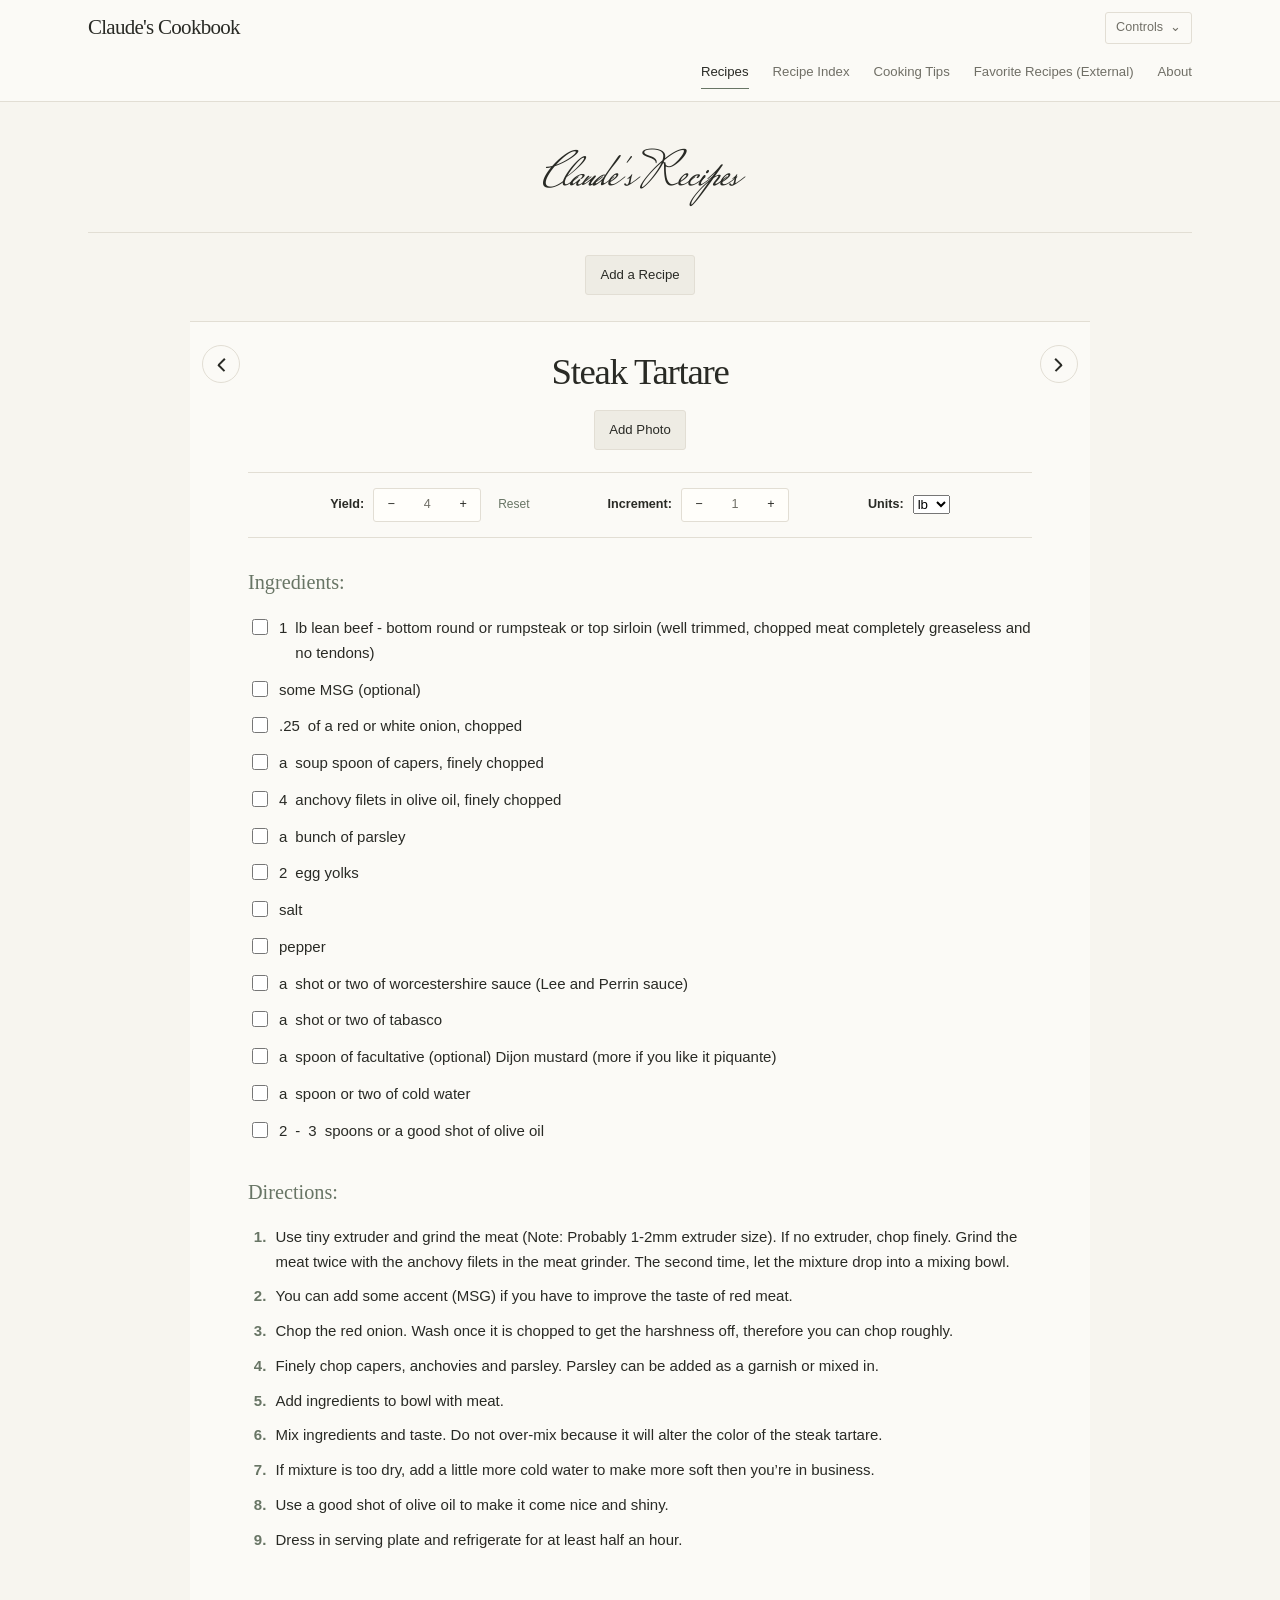
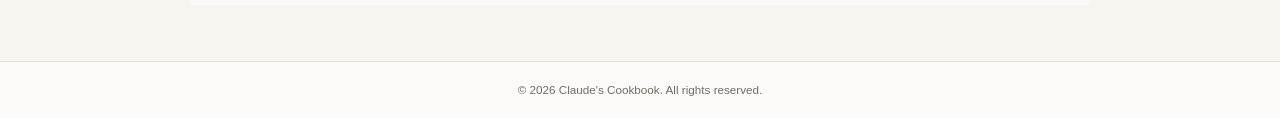
<file: index.html>
<!DOCTYPE html>
<html lang="en">
    <head>
        <meta charset="UTF-8">
        <meta name="viewport" content="width=device-width, initial-scale=1.0">
        <meta http-equiv="X-UA-Compatible" content="ie=edge">
        <title>Claude's Cookbook</title>
        <script>document.documentElement.dataset.theme = localStorage.getItem("theme") || "light";</script>
        <script src="font-size.js"></script>
        <script src="header-controls.js" defer></script>
        <link rel="stylesheet" href="recipestyle.css">
        <link rel="stylesheet" href="https://fonts.googleapis.com/css2?family=Mrs+Saint+Delafield&display=swap">
        <link rel="icon" type="image/png" href="/favicon.png?v=2">
    </head>
    <body>
        <div class="outline"> 
            <header>
                <nav class="nav-menu" aria-label="Main navigation">
                    <div class="nav-top">
                        <a class="nav-header" href="index.html"><strong>Claude's Cookbook</strong></a>
                        <details class="header-controls">
                            <summary>Controls</summary>
                            <div class="header-controls-panel">
                                <div class="cooking-mode-control">
                                    <button
                                        id="cooking-mode-toggle"
                                        class="toggle-switch"
                                        type="button"
                                        role="switch"
                                        aria-checked="false"
                                        aria-label="Cooking Mode"
                                    >
                                        <span class="toggle-knob"></span>
                                    </button>
                                    <span>Cooking Mode<br><small>(Keep Screen On)</small></span>
                                    <span class="cooking-mode-status" role="status" aria-live="polite" hidden></span>
                                </div>
                                <button id="theme-toggle" type="button" aria-label="Switch to dark mode">☾</button>
                                <div class="font-size-controls" aria-label="Text size">
                                    <button id="decrease-font-size" type="button" aria-label="Decrease text size">A−</button>
                                    <button id="increase-font-size" type="button" aria-label="Increase text size">A+</button>
                                </div>
                            </div>
                        </details>
                    </div>
                    <ul class="nav-ul-right">
                        <li><a href="index.html" aria-current="page">Recipes</a></li>
                        <li><a href="recipe-index.html">Recipe Index</a></li>
                        <li><a href="cooking-tips.html">Cooking Tips</a></li>
                        <li><a href="favorites.html">Favorite Recipes (External)</a></li>
                        <li><a href="about.html">About</a></li>
                    </ul>
                </nav>
            </header>
            <!-- <div class="title-img">
                <h1>Claude's Recipes</h1>
            </div> -->

            <main id="recipes">
                <h1 class="page-title">Claude's Recipes</h1>
                <section id="add-recipe-section">
                    <h2>Add Claude's Recipe</h2>

                    <button type="button" id="show-recipe-form">
                        Add a Recipe
                    </button>

                    <form id="new-recipe-form" hidden>
                        <label for="new-recipe-name">Recipe Name</label>
                        <input type="text" id="new-recipe-name" required>

                        <label for="new-recipe-yield">Yield</label>
                        <input type="text" id="new-recipe-yield" required>

                        <label for="new-recipe-ingredients">Ingredients</label>
                        <textarea id="new-recipe-ingredients" required
                            placeholder="Enter one ingredient per line"></textarea>

                        <label for="new-recipe-directions">Directions</label>
                        <textarea id="new-recipe-directions" required
                            placeholder="Enter one step per line"></textarea>

                        <label for="new-recipe-source">Source</label>
                        <input type="text" id="new-recipe-source" required>

                        <label for="new-recipe-image">Recipe Photo (optional)</label>
                        <input
                            type="file"
                            id="new-recipe-image"
                            accept="image/*"
                        >

                        <p id="recipe-form-error" role="alert"></p>

                        <button type="submit">Save Recipe</button>
                    </form>
                </section>
                <div id="recipe-container">
                    <script src="https://ajax.googleapis.com/ajax/libs/jquery/2.1.1/jquery.min.js"></script>
                   
                    <div class="recipes">
                        <div class="buttons-container">
                            <button type="button" class="left arrow prev" aria-label="Previous recipe"></button>
                            <button type="button" class="right arrow next" aria-label="Next recipe"></button>
                        </div>
                        <ul class="recipe-items">
                            <li class="recipe-item">
                                <h2>Steak Tartare</h2>
                                <div class="recipe-image-container">
                                    <img class="recipe-image" alt="Steak Tartare" hidden>
                                    <button type="button" class="remove-recipe-image" hidden>
                                        Remove Photo
                                    </button>
                                    <label class="recipe-image-upload">
                                        Add Photo
                                        <input
                                            type="file"
                                            class="recipe-image-input"
                                            accept="image/*"
                                        >
                                    </label>
                                </div>
                                
                                <form class="values-div">
                                    <div class="yield-div">
                                        <strong>Yield:</strong>
                                        <div class="og-yield">4</div>
                                        <div class="yield-output-container">
                                            <button type="button" class="value-button" onclick="decreaseYield()" aria-label="Decrease yield">−</button>
                                            <div class="yield-output" aria-live="polite"></div>
                                            <button type="button" class="value-button" onclick="increaseYield()" aria-label="Increase yield">+</button>    
                                        </div>
                                        <button type="button" class="reset-yield" onclick="resetYield()">Reset</button>
                                    </div>
                                    <div class="increment-div">
                                        <strong>Increment:</strong>
                                        <div class="increment-output-container">
                                            <button type="button" class="value-button" onclick="decreaseIncrement()" aria-label="Decrease increment">−</button>
                                            <div class="increment-output" aria-live="polite"></div>
                                            <button type="button" class="value-button" onclick="increaseIncrement()" aria-label="Increase increment">+</button>
                                        </div>
                                        <div>
                                            <div class="og-increment">1</div>
                                            <div><p>Choose an increment,<br> then adjust the yield.</p></div>
                                        </div>
                                   </div>
                                </form>

                                <div class="ingredients-div list-container"><em>Ingredients:</em>
                                    <ul class="ingredients-list list">
                                        <li class="ingredient"><input type="checkbox"><span class="ingredient-amount">1</span><span class="output-amount"></span>lb lean beef - bottom round or rumpsteak or top sirloin (well trimmed, chopped meat completely greaseless and no tendons)</li>
                                        <li class="ingredient"><input type="checkbox">some MSG (optional)</li>
                                        <li class="ingredient"><input type="checkbox"><span class="ingredient-amount">.25</span><span class="output-amount"></span>of a red or white onion, chopped</li>
                                        <li class="ingredient"><input type="checkbox"><span class="ingredient-amount">a</span><span class="output-amount"></span>soup spoon of capers, finely chopped</li>
                                        <li class="ingredient"><input type="checkbox"><span class="ingredient-amount">4</span><span class="output-amount"></span>anchovy filets in olive oil, finely chopped</li>
                                        <li class="ingredient"><input type="checkbox"><span class="ingredient-amount">a</span><span class="output-amount"></span>bunch of parsley</li>
                                        <li class="ingredient"><input type="checkbox"><span class="ingredient-amount">2</span><span class="output-amount"></span>egg yolks</li>
                                        <li class="ingredient"><input type="checkbox">salt</li>
                                        <li class="ingredient"><input type="checkbox">pepper</li>
                                        <li class="ingredient"><input type="checkbox"><span class="ingredient-amount">a</span><span class="output-amount"></span>shot or two of worcestershire sauce (Lee and Perrin sauce)</li>
                                        <li class="ingredient"><input type="checkbox"><span class="ingredient-amount">a</span><span class="output-amount"></span>shot or two of tabasco</li>
                                        <li class="ingredient"><input type="checkbox"><span class="ingredient-amount">a</span><span class="output-amount"></span>spoon of facultative (optional) Dijon mustard (more if you like it piquante)</li>
                                        <li class="ingredient"><input type="checkbox"><span class="ingredient-amount">a</span><span class="output-amount"></span>spoon or two of cold water</li>
                                        <li class="ingredient"><input type="checkbox"><span class="ingredient-amount">2</span><span class="output-amount"></span>-<span class="ingredient-amount">3</span><span class="output-amount"></span>spoons or a good shot of olive oil</li>
                                    </ul>
                                </div>
                                <div class="directions-div list-container"><em>Directions:</em>
                                    <ul class="directions-list list"> 
                                        <li class="direction">Use tiny extruder and grind the meat (Note: Probably 1-2mm extruder size). If no extruder, chop finely. Grind the meat twice with the anchovy filets in the meat grinder. The second time, let the mixture drop into a mixing bowl.</li>
                                        <li class="direction">You can add some accent (MSG) if you have to improve the taste of red meat.</li>
                                        <li class="direction">Chop the red onion. Wash once it is chopped to get the harshness off, therefore you can chop roughly.</li>
                                        <li class="direction">Finely chop capers, anchovies and parsley. Parsley can be added as a garnish or mixed in.</li>
                                        <li class="direction">Add ingredients to bowl with meat.</li>
                                        <li class="direction">Mix ingredients and taste. Do not over-mix because it will alter the color of the steak tartare.</li>
                                        <li class="direction">If mixture is too dry, add a little more cold water to make more soft then you’re in business.</li>
                                        <li class="direction">Use a good shot of olive oil to make it come nice and shiny.</li>
                                        <li class="direction">Dress in serving plate and refrigerate for at least half an hour.</li>
                                    </ul>
                                </div>
                            </li>

                            <li class="recipe-item">
                                <h2>Whole Chicken</h2>
                                <div class="recipe-image-container">
                                    <img class="recipe-image" alt="Whole Chicken" hidden>
                                    <button type="button" class="remove-recipe-image" hidden>
                                        Remove Photo
                                    </button>
                                    <label class="recipe-image-upload">
                                        Add Photo
                                        <input
                                            type="file"
                                            class="recipe-image-input"
                                            accept="image/*"
                                        >
                                    </label>
                                </div>
                                <form class="values-div">
                                    <div class="yield-div">
                                        <strong>Yield:</strong>
                                        <div class="og-yield">4</div>
                                        <div class="yield-output-container">
                                            <button type="button" class="value-button" onclick="decreaseYield()" aria-label="Decrease yield">−</button>
                                            <div class="yield-output" aria-live="polite"></div>
                                            <button type="button" class="value-button" onclick="increaseYield()" aria-label="Increase yield">+</button>
                                        </div>
                                        <button type="button" class="reset-yield" onclick="resetYield()">Reset</button>
                                    </div>
                                    <div class="increment-div">
                                        <strong>Increment:</strong>
                                        <div class="increment-output-container">
                                            <button type="button" class="value-button" id="decrease-increment-whole-chicken" onclick="decreaseIncrement()" aria-label="Decrease increment">−</button>
                                            <div class="increment-output" aria-live="polite"></div>
                                            <button type="button" class="value-button" id="increase-increment-whole-chicken" onclick="increaseIncrement()" aria-label="Increase increment">+</button>
                                        </div>
                                        <button type="button" class="reset-yield reset-increment" onclick="resetIncrement()">Reset</button>
                                        <div>
                                            <div class="og-increment">1</div>
                                            <div><p>Choose an increment,<br> then adjust the yield.</p></div>
                                        </div>
                                   </div>
                                </form>
                                <div class="ingredients-div list-container"><em>Ingredients:</em>
                                    <ul class="ingredients-list list">
                                        <li class="ingredient"><input type="checkbox"><span class="ingredient-amount">1</span><span class="output-amount"></span>Whole chicken</li>
                                        <li class="ingredient"><input type="checkbox"><span class="ingredient-amount">4</span><span class="output-amount"></span>-<span class="ingredient-amount">6</span><span class="output-amount"></span>cloves of garlic</li>
                                        <li class="ingredient"><input type="checkbox">some chopped parsley</li>
                                        <li class="ingredient"><input type="checkbox"><span class="ingredient-amount">.5</span><span class="output-amount"></span>tsp nutmeg</li>
                                        <li class="ingredient"><input type="checkbox">some thyme</li>
                                        <li class="ingredient"><input type="checkbox"><span class="ingredient-amount">1</span><span class="output-amount"></span>-<span class="ingredient-amount">2</span><span class="output-amount"></span>bay leaves (crumpled)</li>
                                        <li class="ingredient"><input type="checkbox">salt (course)</li>
                                        <li class="ingredient"><input type="checkbox">pepper (fresh cracked)</li>
                                    </ul>
                                </div>
                                <div class="directions-div list-container"><em>Directions:</em>
                                    <ul class="directions-list list"> 
                                        <li class="direction">Mix garlic, thyme, parsley, bay leaf, salt, pepper in a bowl ahead of time so the salt can melt a bit.</li>
                                        <li class="direction">Stuff the chicken with mixture.</li>
                                        <li class="direction">Put half butter half oil in the roasting pot and preheat the pot that is in the oven so that the skin looks nicer and the skin does not rip.</li>
                                        <li class="direction">Cook at 400F for 15 minutes on each face.</li>
                                        <li class="direction">Finish the chicken upside-down so the juice goes back to the breast and white meat and no longer dryer.</li>
                                    </ul>
                                </div>
                            </li>

                            <li class="recipe-item">
                                <h2>Seafood Pasta</h2>
                                <img src="/img/SeafoodPasta.png" alt="photograph of Seafood Pasta" height="150">
                                <div class="recipe-image-container">
                                    <img class="recipe-image" alt="Seafood Pasta" hidden>
                                    <button type="button" class="remove-recipe-image" hidden>
                                        Remove Photo
                                    </button>
                                    <label class="recipe-image-upload">
                                        Add Photo
                                        <input
                                            type="file"
                                            class="recipe-image-input"
                                            accept="image/*"
                                        >
                                    </label>
                                </div>
                                <form class="values-div">
                                    <div class="yield-div">
                                        <strong>Yield:</strong>
                                        <div class="og-yield">4</div>
                                        <div class="yield-output-container">
                                            <button type="button" class="value-button" onclick="decreaseYield()" aria-label="Decrease yield">−</button>
                                            <div class="yield-output" aria-live="polite"></div>
                                            <button type="button" class="value-button" onclick="increaseYield()" aria-label="Increase yield">+</button>     
                                        </div>
                                        <button type="button" class="reset-yield" onclick="resetYield()">Reset</button>
                                    </div>
                                    <div class="increment-div">
                                        <strong>Increment:</strong>
                                        <div class="increment-output-container">
                                            <button type="button" class="value-button" id="decrease-increment-seafood-pasta" onclick="decreaseIncrement()" aria-label="Decrease increment">−</button>
                                            <div class="increment-output" aria-live="polite"></div>
                                            <button type="button" class="value-button" id="increase-increment-seafood-pasta" onclick="increaseIncrement()" aria-label="Increase increment">+</button>
                                        </div>
                                        <div>
                                            <div class="og-increment">1</div>
                                            <div><p>Choose an increment,<br> then adjust the yield.</p></div>
                                        </div>
                                   </div>
                                </form>
                                <div class="ingredients-div list-container"><em>Ingredients:</em>
                                    <ul class="ingredients-list list">
                                        <li class="ingredient"><input type="checkbox"><span class="ingredient-amount">4</span><span class="output-amount"></span>servings pasta (linguine is best)</li>
                                        <li class="ingredient"><input type="checkbox"><span class="ingredient-amount">1</span><span class="output-amount"></span>lb mussels (1/4 lb per person)</li>
                                        <li class="ingredient"><input type="checkbox"><span class="ingredient-amount">24</span><span class="output-amount"></span>shrimp size 26/30s (8 per person)</li>
                                        <li class="ingredient"><input type="checkbox"><span class="ingredient-amount">24</span><span class="output-amount"></span>scallops or<span class="ingredient-amount">6</span><span class="output-amount"></span>sea scallops (quartered) (8 per person)</li>
                                        <li class="ingredient"><input type="checkbox"><span class="ingredient-amount">12</span><span class="output-amount"></span>oz fish, (skinless, boneless) red snapper or other rock fish recommended<br> because can cut into small pieces without falling apart (fish is optional) (3 oz per person)</li>
                                        <li class="ingredient"><input type="checkbox"><span class="ingredient-amount">1</span><span class="output-amount"></span>medium sized sweet onion (preferred) or shallots (quartered)</li>
                                        <li class="ingredient"><input type="checkbox"><span class="ingredient-amount">2</span><span class="output-amount"></span>big garlic cloves (chopped fine)</li>
                                        <li class="ingredient"><input type="checkbox"><span class="ingredient-amount">.5</span><span class="output-amount"></span>tsp ginger to taste (optional)</li>
                                        <li class="ingredient"><input type="checkbox">some olive oil</li>
                                        <li class="ingredient"><input type="checkbox"><span class="ingredient-amount">2</span><span class="output-amount"></span>soup spoons of chopped parsley</li>
                                        <li class="ingredient"><input type="checkbox"><span class="ingredient-amount">1</span><span class="output-amount"></span>tblsp lemon juice</li>
                                        <li class="ingredient"><input type="checkbox">salt</li>
                                        <li class="ingredient"><input type="checkbox">pepper</li>
                                    </ul>
                                </div>
                                <div class="directions-div list-container"><em>Directions:</em>
                                    <ul class="directions-list list"> 
                                        <li class="direction">Open the mussel and keep the juice to make the sauce (NOTE: this means to steam the mussels until the open in water and keep the steaming liquid).</li>
                                        <li class="direction">Take onion, cut in half, then cut halves into fours so they are thick.</li>
                                        <li class="direction">Remove tough part of small bay scallops if they are there. If using sea scallops, clean them, remove the roe and tough part, cut into four and boil them for 3 or 4 seconds in salty water because they have a strong flavor, then pour through a sieve, discard water.</li>
                                        <li class="direction">Fry the onion and garlic in olive oil without adding color.</li>
                                        <li class="direction">Add mussel juice.</li>
                                        <li class="direction">Bring to a boil.</li>
                                        <li class="direction">Add lemon juice, then seafood.</li>
                                        <li class="direction">Liquid should be halfway up the seafood.</li>
                                        <li class="direction">Bring to boil again then add cornstarch or arrowroot (arrowroot preferred because cornstarch makes odd string).</li>
                                        <li class="direction">Boil again, but not too much then take off the fire.</li>
                                        <li class="direction">Season with salt, pepper, maybe some olive oil.</li>
                                        <li class="direction">Have cooked pasta ready, season pasta with the pan flavor before you put it on the plate.</li>
                                        <li class="direction">Put pasta on the plate then cover in seafood and chopped parsley on top.</li>
                                        <li class="direction">When you put the pasta in the water, make the sauce for timing.</li>
                                    </ul>
                                </div>
                            </li>

                            <li class="recipe-item">
                                <h2>Escargot</h2>
                                <img src="/img/escargot.jpeg" alt="photograph of Escargot" height="200">
                                <div class="recipe-image-container">
                                    <img class="recipe-image" alt="Escargot" hidden>
                                    <button type="button" class="remove-recipe-image" hidden>
                                        Remove Photo
                                    </button>
                                    <label class="recipe-image-upload">
                                        Add Photo
                                        <input
                                            type="file"
                                            class="recipe-image-input"
                                            accept="image/*"
                                        >
                                    </label>
                                </div>
                                <form class="values-div">
                                    <div class="yield-div">
                                        <strong>Yield:</strong>
                                        <div class="og-yield">4</div>
                                        <div class="yield-output-container">
                                            <button type="button" class="value-button" onclick="decreaseYield()" aria-label="Decrease yield">−</button>
                                            <div class="yield-output" aria-live="polite"></div>
                                            <button type="button" class="value-button" onclick="increaseYield()" aria-label="Increase yield">+</button>   
                                        </div>
                                        <button type="button" class="reset-yield" onclick="resetYield()">Reset</button>
                                    </div>
                                    <div class="increment-div">
                                        <strong>Increment:</strong>
                                        <div class="increment-output-container">
                                            <button type="button" class="value-button" onclick="decreaseIncrement()" aria-label="Decrease increment">−</button>
                                            <div class="increment-output" aria-live="polite"></div>
                                            <button type="button" class="value-button" onclick="increaseIncrement()" aria-label="Increase increment">+</button>     
                                        </div>
                                        <div>
                                            <div class="og-increment">1</div>
                                            <div><p>Choose an increment,<br> then adjust the yield.</p></div>
                                        </div>
                                   </div>
                                </form>
                                <div class="ingredients-div list-container"><em>Ingredients:</em>
                                    <ul class="ingredients-list list">
                                        <li class="ingredient"><input type="checkbox"><span class="ingredient-amount">2</span><span class="output-amount"></span>cans escargot</li>
                                        <li class="ingredient"><input type="checkbox"><span class="ingredient-amount">2</span><span class="output-amount"></span>sticks of butter</li>
                                        <li class="ingredient"><input type="checkbox"><span class="ingredient-amount">4</span><span class="output-amount"></span>or so shallots</li>
                                        <li class="ingredient"><input type="checkbox">garlic (ground)</li>
                                        <li class="ingredient"><input type="checkbox"><span class="ingredient-amount">.125</span><span class="output-amount"></span>tsp or knife-tip of nutmeg</li>
                                        <li class="ingredient"><input type="checkbox">garlic (ground)</li>
                                        <li class="ingredient"><input type="checkbox"><span class="ingredient-amount">a</span><span class="output-amount"></span>bunch of parsley (finely cut)</li>
                                        <li class="ingredient"><input type="checkbox">salt</li>
                                        <li class="ingredient"><input type="checkbox">pepper</li>
                                    </ul>
                                </div>
                                <div class="directions-div list-container"><em>Directions:</em>
                                    <ul class="directions-list list"> 
                                        <li class="direction">Cut butter into pieces and put into a bowl.</li>
                                        <li class="direction">Cut up parsley (a lot, cut up fine).</li>
                                        <li class="direction">Cut up shallots (cut fine).</li>
                                        <li class="direction">Mix butter, shallots, garlic, nutmeg, salt and pepper and taste.</li>
                                        <li class="direction">Stuff mixture into shells, then put escargot in the shell, then cover with more butter mixture.</li>
                                        <li class="direction">Bake at 220 degrees F until mixture bubbles well, no color.</li>
                                    </ul>
                                </div>
                            </li>

                            <li class="recipe-item">
                                <h2>Tomate Farcies</h2>
                                <img src="/img/tomatoesfarcies.jpeg" alt="photograph of Tomate Farcies" height="200">
                                <div class="recipe-image-container">
                                    <img class="recipe-image" alt="Tomate Farcies" hidden>
                                    <button type="button" class="remove-recipe-image" hidden>
                                        Remove Photo
                                    </button>
                                    <label class="recipe-image-upload">
                                        Add Photo
                                        <input
                                            type="file"
                                            class="recipe-image-input"
                                            accept="image/*"
                                        >
                                    </label>
                                </div>
                                <form class="values-div">
                                    <div class="yield-div">
                                        <strong>Yield:</strong>
                                        <div class="og-yield">4</div>
                                        <div class="yield-output-container">
                                            <button type="button" class="value-button" onclick="decreaseYield()" aria-label="Decrease yield">−</button>
                                            <div class="yield-output" aria-live="polite"></div>
                                            <button type="button" class="value-button" onclick="increaseYield()" aria-label="Increase yield">+</button>    
                                        </div>
                                        <button type="button" class="reset-yield" onclick="resetYield()">Reset</button>
                                    </div>
                                    <div class="increment-div">
                                        <strong>Increment:</strong>
                                        <div class="increment-output-container">
                                            <button type="button" class="value-button" id="decrease-increment-poisson" onclick="decreaseIncrement()" aria-label="Decrease increment">−</button>
                                            <div class="increment-output" aria-live="polite"></div>
                                            <button type="button" class="value-button" id="increase-increment-poisson" onclick="increaseIncrement()" aria-label="Increase increment">+</button>
                                        </div>
                                        <div>
                                            <div class="og-increment">1</div>
                                            <div><p>Choose an increment,<br> then adjust the yield.</p></div>
                                        </div>
                                   </div>
                                </form>
                                <div class="ingredients-div list-container"><em>Ingredients:</em>
                                    <ul class="ingredients-list list">
                                        <li class="ingredient"><input type="checkbox"><span class="ingredient-amount">4</span><span class="output-amount"></span>large tomatoes (one per person)</li>
                                        <li class="ingredient"><input type="checkbox"><span class="ingredient-amount">12</span><span class="output-amount"></span>oz ground pork</li>
                                        <li class="ingredient"><input type="checkbox"><span class="ingredient-amount">1</span><span class="output-amount"></span>onion</li>
                                        <li class="ingredient"><input type="checkbox"><span class="ingredient-amount">1</span><span class="output-amount"></span>clove of garlic</li>
                                        <li class="ingredient"><input type="checkbox"><span class="ingredient-amount">1</span><span class="output-amount"></span>small basket of white mushrooms, the cheapest (sliced)</li>
                                        <li class="ingredient"><input type="checkbox"><span class="ingredient-amount">1</span><span class="output-amount"></span>bunch of parsley</li>
                                        <li class="ingredient"><input type="checkbox">some oil to fry in</li>
                                        <li class="ingredient"><input type="checkbox">salt</li>
                                        <li class="ingredient"><input type="checkbox">pepper</li>
                                        <li class="ingredient"><input type="checkbox">some red pepper flakes (optional)</li>

                                    </ul>
                                </div>
                                <div class="directions-div list-container"><em>Directions:</em>
                                    <ul class="directions-list list"> 
                                        <li class="direction">Chop the onion, garlic, and mushroom.</li>
                                        <li class="direction">Put some oil in frying pan, fry all three ingredients slowly until almost cooked (when onions become almost transparent).</li>
                                        <li class="direction">Take off fryer, let cool, add some chopped Italian parsley.</li>
                                        <li class="direction">To prepare tomatoes, cut 1/3 of head off and dig out pulp of tomato without damaging the shell.</li>
                                        <li class="direction">Salt and pepper on top of tomatoes.</li>
                                        <li class="direction">In a bowl, put meat and contents of cooked frying pan, mix well.</li>
                                        <li class="direction">Taste, add seasoning to taste, maybe some red pepper.</li>
                                        <li class="direction">Form balls (4) from mixture.</li>
                                        <li class="direction">Stuff into tomatoes, should be over top.</li>
                                        <li class="direction">Place tomatoes in pan (good size).</li>
                                        <li class="direction">Preheat oven to 400 degrees F.</li>
                                        <li class="direction">Leave in oven for about 35 minutes.</li>
                                    </ul>
                                </div>
                            </li>

                            

                            <li class="recipe-item">
                                <h2>Beef Stew</h2>
                                <div class="recipe-image-container">
                                    <img class="recipe-image" alt="Beef Stew" hidden>
                                    <button type="button" class="remove-recipe-image" hidden>
                                        Remove Photo
                                    </button>
                                    <label class="recipe-image-upload">
                                        Add Photo
                                        <input
                                            type="file"
                                            class="recipe-image-input"
                                            accept="image/*"
                                        >
                                    </label>
                                </div>
                                <form class="values-div">
                                    <div class="yield-div">
                                        <strong>Yield:</strong>
                                        <div class="og-yield">4</div>
                                        <div class="yield-output-container">
                                            <button type="button" class="value-button" onclick="decreaseYield()" aria-label="Decrease yield">−</button>
                                            <div class="yield-output" aria-live="polite"></div>
                                            <button type="button" class="value-button" onclick="increaseYield()" aria-label="Increase yield">+</button> 
                                        </div>
                                        <button type="button" class="reset-yield" onclick="resetYield()">Reset</button>
                                    </div>
                                    <div class="increment-div">
                                        <strong>Increment:</strong>
                                        <div class="increment-output-container">
                                            <button type="button" class="value-button" onclick="decreaseIncrement()" aria-label="Decrease increment">−</button>
                                            <div class="increment-output" aria-live="polite"></div>
                                            <button type="button" class="value-button" onclick="increaseIncrement()" aria-label="Increase increment">+</button>   
                                        </div>
                                        <div>
                                            <div class="og-increment">1</div>
                                            <div><p>Choose an increment,<br> then adjust the yield.</p></div>
                                        </div>
                                   </div>
                                </form>
                                <div class="ingredients-div list-container"><em>Ingredients:</em>
                                    <ul class="ingredients-list list">
                                        <li class="ingredient"><input type="checkbox"><span class="ingredient-amount">1</span><span class="output-amount"></span>Beef shoulder or neck, grizzle removed (fat and nerves) <br>and cut into bite-size pieces (will shrink 30% when cooked)</li>
                                        <li class="ingredient"><input type="checkbox"><span class="ingredient-amount">3</span><span class="output-amount"></span>carrot</li>
                                        <li class="ingredient"><input type="checkbox"><span class="ingredient-amount">1</span><span class="output-amount"></span>-<span class="ingredient-amount">2</span><span class="output-amount"></span>onion</li>
                                        <li class="ingredient"><input type="checkbox"><span class="ingredient-amount">2</span><span class="output-amount"></span>celery (very little celery - too flavorful. Using just a few celery leaves is best)</li>
                                        <li class="ingredient"><input type="checkbox">some thyme</li>
                                        <li class="ingredient"><input type="checkbox"><span class="ingredient-amount">1</span><span class="output-amount"></span>-<span class="ingredient-amount">2</span><span class="output-amount"></span>bay leaf</li>
                                        <li class="ingredient"><input type="checkbox">a few cloves</li>
                                        <li class="ingredient"><input type="checkbox">red wine to cover</li>
                                        <li class="ingredient"><input type="checkbox"><span class="ingredient-amount">1</span><span class="output-amount"></span>spoon of sugar (if the wine is very acidic)</li>
                                        <li class="ingredient"><input type="checkbox"><span class="ingredient-amount">1</span><span class="output-amount"></span>spoonful of flour for dusting meat / roux</li>
                                    </ul>
                                </div>
                                <div class="directions-div list-container"><em>Directions:</em>
                                    <ul class="directions-list list"> 
                                        <li class="direction">The night before, put the carrot, onion, celery, thyme, bay leaves, cloves, salt and pepper in a container and cover with red wine and let stand overnight.</li>
                                        <li class="direction">Drain in the morning but keep the wine.</li>
                                        <li class="direction">Brown and fry the meat in a good amount of oil to get color fast.</li>
                                        <li class="direction">Dump meat into colander.</li>
                                        <li class="direction">In a stock pot, add oil and fry the garniture.</li>
                                        <li class="direction">When it has a little color, add the meat, then add a spoon or handful of flour (add less flour at the start, then add more if needed).</li>
                                        <li class="direction">Mix and add marinade (if not enough marinade, fill with water until it covers the meat).</li>
                                        <li class="direction">Mix once, bring to boil, then turn down the heat and let it cook slowly at a simmer with a cover for at least 1 1/2 to 2 hours. Be sure to watch it so it does not boil or else it has a tendency to stick to the pot.</li>
                                        <li class="direction">Cook slowly.</li>
                                        <li class="direction">When meat is tender, remove everything with wire strainer, separate meat and remove any uncooked pieces.</li>
                                        <li class="direction">Put meat only on the serving platter.</li>
                                        <li class="direction">Mix veggies and marinade and add salt and pepper to taste.</li>
                                        <li class="direction">Afterwards, take the rest of the marinade when it is seasoned to taste and pass through a chinois on top of the meat and it is ready to serve. If you want to serve later on, then bring the finished product to a boil, remove some fat, let cool, and refrigerat.</li>
                                        <li class="direction">If you want to add mushrooms, fry first and when almost cooked, take spoonful of sauce (strained through chinois), bring sauce and mushrooms to boil, (careful not to add too much fat, butter is best because can leave it in there) then add onto meat.</li>
                                    </ul>
                                </div>
                            </li>

                            <li class="recipe-item">
                                <h2>White Veal Stew</h2>
                                <div class="recipe-image-container">
                                    <img class="recipe-image" alt="White Veal Stew" hidden>
                                    <button type="button" class="remove-recipe-image" hidden>
                                        Remove Photo
                                    </button>
                                    <label class="recipe-image-upload">
                                        Add Photo
                                        <input
                                            type="file"
                                            class="recipe-image-input"
                                            accept="image/*"
                                        >
                                    </label>
                                </div>
                                <form class="values-div">
                                    <div class="yield-div">
                                        <strong>Yield:</strong>
                                        <div class="og-yield">4</div>
                                        <div class="yield-output-container">
                                            <button type="button" class="value-button" onclick="decreaseYield()" aria-label="Decrease yield">−</button>
                                            <div class="yield-output" aria-live="polite"></div>
                                            <button type="button" class="value-button" onclick="increaseYield()" aria-label="Increase yield">+</button>
                                        </div>
                                        <button type="button" class="reset-yield" onclick="resetYield()">Reset</button>
                                    </div>
                                    <div class="increment-div">
                                        <strong>Increment:</strong>
                                        <div class="increment-output-container">
                                            <button type="button" class="value-button" onclick="decreaseIncrement()" aria-label="Decrease increment">−</button>
                                            <div class="increment-output" aria-live="polite"></div>
                                            <button type="button" class="value-button" onclick="increaseIncrement()" aria-label="Increase increment">+</button>    
                                        </div>
                                        <div>
                                            <div class="og-increment">1</div>
                                            <div><p>Choose an increment,<br> then adjust the yield.</p></div>
                                        </div>
                                   </div>
                                </form>
                                <div class="ingredients-div list-container"><em>Ingredients:</em>
                                    <ul class="ingredients-list list">
                                        <li class="ingredient"><input type="checkbox"><span class="ingredient-amount">1</span><span class="output-amount"></span>shoulder of veal with breast mostly and bones in <br>(cut into cubes - larger cubes than beef stew - can be 2 inch by 1 1/4 inch)</li>
                                        <li class="ingredient"><input type="checkbox"><span class="ingredient-amount">1</span><span class="output-amount"></span>onion</li>
                                        <li class="ingredient"><input type="checkbox"><span class="ingredient-amount">2</span><span class="output-amount"></span>carrot</li>
                                        <li class="ingredient"><input type="checkbox">some lemon juice</li>
                                        <li class="ingredient"><input type="checkbox"><span class="ingredient-amount">1</span><span class="output-amount"></span>spoon of flour</li>
                                        <li class="ingredient"><input type="checkbox"><span class="ingredient-amount">1</span><span class="output-amount"></span>egg yolk</li>
                                        <li class="ingredient"><input type="checkbox"><span class="ingredient-amount">.5</span><span class="output-amount"></span>cup heavy cream</li>
                                        <li class="ingredient"><input type="checkbox"><span class="ingredient-amount">1</span><span class="output-amount"></span>knife tip of nutmeg</li>
                                        <li class="ingredient"><input type="checkbox"><span class="ingredient-amount">1</span><span class="output-amount"></span>small container button mushrooms</li>
                                        <li class="ingredient"><input type="checkbox"><span class="ingredient-amount">4</span><span class="output-amount"></span>servings plain rice or fettuccini</li>
                                        <li class="ingredient"><input type="checkbox"><span class="ingredient-amount">4</span><span class="output-amount"></span>tablespoon butter</li>
                                        <li class="ingredient"><input type="checkbox">salt</li>
                                        <li class="ingredient"><input type="checkbox">pepper</li>
                                    </ul>
                                </div>
                                <div class="directions-div list-container"><em>Directions:</em>
                                    <ul class="directions-list list"> 
                                        <li class="direction">Blanche the meat by putting in cold water, bringing to boil, mix, then put through colander and cover with cold water.</li>
                                        <li class="direction">Wash the pot used for blanching.</li>
                                        <li class="direction">Put the veal back in the pot and cover it with water to an inch above the meat.</li>
                                        <li class="direction">Put large bouquet de garnis with 1 onion and 2 carrots into the pot (carrot does not need to be peeled but should be washed).</li>
                                        <li class="direction">Bring to a boil, then cook for an hour or so until veal is done. Cut a cube in two to see if it is done and try. If meat is cooked, remove meat with wire mesh.</li>
                                        <li class="direction">Make a roux: Add flour to small bowl of stock liquid, mix, then add back to stock pot and bring to boil to thicken.</li>
                                        <li class="direction">When stock is boiling, take pot off the heat, can add some lemon juice (Note: add roux when pot is off the fire. When adding flour, add three quarters of what you think should be enough. Then bring to boil. After, let cook for at least ten to fifteen minutes).</li>
                                        <li class="direction">Add seasoning (put some at beginning too). Make sure no lumps. If lumps, pass through sieve before adding liaison.</li>
                                        <li class="direction">Make the liaison by whisking egg yolk, heavy cream, nutmeg and lemon juice.</li>
                                        <li class="direction">Add liaison to stock off the heat and whisk well. Do NOT let it boil or else you will have scrambled eggs.</li>
                                        <li class="direction">Taste.</li>
                                        <li class="direction">Put meat back in and you are in business.</li>
                                        <li class="direction">Keep meat with a cover on the pot.</li>
                                        <li class="direction">If adding button mushrooms, clean mushrooms well and blanche in water with salt, lemon juice and butter so nice and white. You should make mushrooms ahead of time so you can use the blanching liquid to make the stock. Do not add the water later so it does not stretch the stock. When stew is done, dump mushrooms in the stew. Tiny mushrooms can be used as garnish but must be cooked separately.</li>
                                        <li class="direction">Serve stew with plain rice or fettuccine usually.</li>
                                        <li class="direction">For rice, fry chopped onion and butter. Use one part rice and one and a half parts chicken stock. Add rice to frying onions and fry. Add stock, bring to boil, cook for eleven minutes, take off the fire and let stand. Then add a bit of butter and break the rice up. The rice comes out perfect, should stick a little bit but not too much.</li>
                                        <li class="direction">Note: You can also cut up carrots and onions nicely to put in with the meat.</li>
                                    </ul>
                                </div>
                            </li>

                            <li class="recipe-item">
                                <h2>Prawns à la Claude</h2>
                                <div class="recipe-image-container">
                                    <img class="recipe-image" alt="Prawns à la Claude" hidden>
                                    <button type="button" class="remove-recipe-image" hidden>
                                        Remove Photo
                                    </button>
                                    <label class="recipe-image-upload">
                                        Add Photo
                                        <input
                                            type="file"
                                            class="recipe-image-input"
                                            accept="image/*"
                                        >
                                    </label>
                                </div>
                                <form class="values-div">
                                    <div class="yield-div">
                                        <strong>Yield:</strong>
                                        <div class="og-yield">4</div>
                                        <div class="yield-output-container">
                                            <button type="button" class="value-button" onclick="decreaseYield()" aria-label="Decrease yield">−</button>
                                            <div class="yield-output" aria-live="polite"></div>
                                            <button type="button" class="value-button" onclick="increaseYield()" aria-label="Increase yield">+</button>  
                                        </div>
                                        <button type="button" class="reset-yield" onclick="resetYield()">Reset</button>
                                    </div>
                                    <div class="increment-div">
                                        <strong>Increment:</strong>
                                        <div class="increment-output-container">
                                            <button type="button" class="value-button" onclick="decreaseIncrement()" aria-label="Decrease increment">−</button>
                                            <div class="increment-output" aria-live="polite"></div>
                                            <button type="button" class="value-button" onclick="increaseIncrement()" aria-label="Increase increment">+</button>    
                                        </div>
                                        <div>
                                            <div class="og-increment">1</div>
                                            <div><p>Choose an increment,<br> then adjust the yield.</p></div>
                                        </div>
                                   </div>
                                </form>
                                <div class="ingredients-div list-container"><em>Ingredients:</em>
                                    <ul class="ingredients-list list">
                                        <li class="ingredient"><input type="checkbox"><span class="ingredient-amount">6</span><span class="output-amount"></span>-<span class="ingredient-amount">8</span><span class="output-amount"></span>large prawns per person - shell on <br> (split the prawn down the back without cutting in half and remove guts)</li>
                                        <li class="ingredient"><input type="checkbox"><span class="ingredient-amount">6</span><span class="output-amount"></span>-<span class="ingredient-amount">8</span><span class="output-amount"></span>shallots</li>
                                        <li class="ingredient"><input type="checkbox"><span class="ingredient-amount">6</span><span class="output-amount"></span>-<span class="ingredient-amount">8</span><span class="output-amount"></span>cloves of garlic</li>
                                        <li class="ingredient"><input type="checkbox">some cayenne pepper</li>
                                        <li class="ingredient"><input type="checkbox"><span class="ingredient-amount">1</span><span class="output-amount"></span>big spoonful of parsley (chopped)</li>
                                        <li class="ingredient"><input type="checkbox"><span class="ingredient-amount">12</span><span class="output-amount"></span>oz butter</li>
                                        <li class="ingredient"><input type="checkbox">salt</li>
                                        <li class="ingredient"><input type="checkbox">pepper</li>
                                    </ul>
                                </div>
                                <div class="directions-div list-container"><em>Directions:</em>
                                    <ul class="directions-list list"> 
                                        <li class="direction">Chop shallots and garlic in a blender (don't add liquid).</li>
                                        <li class="direction">Heat butter in skillet.</li>
                                        <li class="direction">When hot but not brown, add the chopped shallots and garlic and fry 1/2 minute.</li>
                                        <li class="direction">Take off the fire and season on the high side with salt and a little cayenne pepper.</li>
                                        <li class="direction">Add 1 big spoon of chopped parsley.</li>
                                        <li class="direction">Taste the mixture. It should be on the soft side. The butter should not be running and should taste like le beurre d'escargot only more spicy.</li>
                                        <li class="direction">On the split shrimps tails ( do not cut in two) where you have removed the guts, spread the mixture.</li>
                                        <li class="direction">Place in a hot oven 450 F with the broiler side on only.</li>
                                        <li class="direction">The dish is ready when the shrimps are slightly brown on top and the shells turn red.  Do not over cook.</li>
                                    </ul>
                                </div>
                            </li>

                            <li class="recipe-item">
                                <h2>Poisson à la Bonne Femme <br>(Fish Simple Style)</h2>
                               <div class="recipe-image-container">
                                    <img class="recipe-image" alt="Poisson à la Bonne Femme" hidden>
                                    <button type="button" class="remove-recipe-image" hidden>
                                        Remove Photo
                                    </button>
                                    <label class="recipe-image-upload">
                                        Add Photo
                                        <input
                                            type="file"
                                            class="recipe-image-input"
                                            accept="image/*"
                                        >
                                    </label>
                                </div>
                                <form class="values-div">
                                    <div class="yield-div">
                                        <strong>Yield:</strong>
                                        <div class="og-yield">4</div>
                                        <div class="yield-output-container">
                                            <button type="button" class="value-button" onclick="decreaseYield()" aria-label="Decrease yield">−</button>
                                            <div class="yield-output" aria-live="polite"></div>
                                            <button type="button" class="value-button" onclick="increaseYield()" aria-label="Increase yield">+</button>   
                                        </div>
                                        <button type="button" class="reset-yield" onclick="resetYield()">Reset</button>
                                    </div>
                                    <div class="increment-div">
                                        <strong>Increment:</strong>
                                        <div class="increment-output-container">
                                            <button type="button" class="value-button" onclick="decreaseIncrement()" aria-label="Decrease increment">−</button>
                                            <div class="increment-output" aria-live="polite"></div>
                                            <button type="button" class="value-button" onclick="increaseIncrement()" aria-label="Increase increment">+</button>
                                        </div>
                                        <div>
                                            <div class="og-increment">1</div>
                                            <div><p>Choose an increment,<br> then adjust the yield.</p></div>
                                        </div>
                                   </div>
                                </form>
                                <div class="ingredients-div list-container"><em>Ingredients:</em>
                                    <ul class="ingredients-list list">
                                        <li class="ingredient"><input type="checkbox"><span class="ingredient-amount">4</span><span class="output-amount"></span>portions fish filet (preference of sole or Boston sole)</li>
                                        <li class="ingredient"><input type="checkbox"><span class="ingredient-amount">1</span><span class="output-amount"></span>big shallot (chopped fine)</li>
                                        <li class="ingredient"><input type="checkbox"><span class="ingredient-amount">1</span><span class="output-amount"></span>soup spoon parsley (chopped)</li>
                                        <li class="ingredient"><input type="checkbox"><span class="ingredient-amount">1</span><span class="output-amount"></span>glass white wine (dry)</li>
                                        <li class="ingredient"><input type="checkbox"><span class="ingredient-amount">1</span><span class="output-amount"></span>cup cream</li>
                                        <li class="ingredient"><input type="checkbox"><span class="ingredient-amount">.5</span><span class="output-amount"></span>of a lemon (juice)</li>
                                        <li class="ingredient"><input type="checkbox">some arrowroot or cornstarch</li>
                                        <li class="ingredient"><input type="checkbox">salt</li>
                                        <li class="ingredient"><input type="checkbox">pepper</li>
                                    </ul>
                                </div>
                                <div class="directions-div list-container"><em>Directions:</em>
                                    <ul class="directions-list list"> 
                                        <li class="direction">Fry the shallots in little butter.  Do not let shallots color.</li>
                                        <li class="direction">Add white wine, cream and fish. If the stock does not cover the fish, add some water or fish stock.</li>
                                        <li class="direction">Salt and pepper to taste.</li>
                                        <li class="direction">Cook slowly 2-3 minutes.</li>
                                        <li class="direction">Remove fish in a shallow plate.</li>
                                        <li class="direction">Taste the stock and add some chicken base or let it reduce and thicken with starch (diluted in a white wine).</li>
                                        <li class="direction">Mix the stock with a whisk- be careful it thickens up fast.</li>
                                        <li class="direction">Add parsley and lemon juice.</li>
                                        <li class="direction">Pour sauce over fish and serve immediately.</li>
                                    </ul>
                                </div>
                            </li>

                            <li class="recipe-item">
                                <h2>Aged Beef</h2>
                                <div class="recipe-image-container">
                                    <img class="recipe-image" alt="Aged Beef" hidden>
                                    <button type="button" class="remove-recipe-image" hidden>
                                        Remove Photo
                                    </button>
                                    <label class="recipe-image-upload">
                                        Add Photo
                                        <input
                                            type="file"
                                            class="recipe-image-input"
                                            accept="image/*"
                                        >
                                    </label>
                                </div>
                                <form class="values-div">
                                    <div class="yield-div">
                                        <strong>Yield:</strong>
                                        <div class="og-yield">4</div>
                                        <div class="yield-output-container">
                                            <button type="button" class="value-button" onclick="decreaseYield()" aria-label="Decrease yield">−</button>
                                            <div class="yield-output" aria-live="polite"></div>
                                            <button type="button" class="value-button" onclick="increaseYield()" aria-label="Increase yield">+</button>   
                                        </div>
                                        <button type="button" class="reset-yield" onclick="resetYield()">Reset</button>
                                    </div>
                                    <div class="increment-div">
                                        <strong>Increment:</strong>
                                        <div class="increment-output-container">
                                            <button type="button" class="value-button" onclick="decreaseIncrement()" aria-label="Decrease increment">−</button>
                                            <div class="increment-output" aria-live="polite"></div>
                                            <button type="button" class="value-button" onclick="increaseIncrement()" aria-label="Increase increment">+</button>
                                        </div>
                                        <div>
                                            <div class="og-increment">1</div>
                                            <div><p>Choose an increment,<br> then adjust the yield.</p></div>
                                        </div>
                                   </div>
                                </form>
                                <div class="ingredients-div list-container"><em>Ingredients:</em>
                                    <ul class="ingredients-list list">
                                        <li class="ingredient"><input type="checkbox"><span class="ingredient-amount">1</span><span class="output-amount"></span>Sirloin bone-in but not the flank <br>(Always bone in and with the fat. Always use prime beef if you want to do a good job.<br> You do not have to age the filet of tenderloin. <br>The bone and fat are where you get bacteria (Note: I assume bacteria here is a good thing)</li>
                                    </ul>
                                </div>
                                <div class="directions-div list-container"><em>Directions:</em>
                                    <ul class="directions-list list"> 
                                        <li class="direction">If there is a flank, cut off the flank.</li>
                                        <li class="direction">To age rib of beef bone in, with a good refrigerator at least 2 weeks to 20 days. Not humid. Keep it between 2-4 degrees Celcius or 34-38 F with no ventilation unless you cover the meat with the tablecloth. 3 inch distance at least between each piece of meat all around so air can circulate.</li>
                                    </ul>
                                </div>
                            </li>

                            <li class="recipe-item">
                                <h2>Spaetzle</h2>
                                <div class="recipe-image-container">
                                    <img class="recipe-image" alt="Spaetzle" hidden>
                                    <button type="button" class="remove-recipe-image" hidden>
                                        Remove Photo
                                    </button>
                                    <label class="recipe-image-upload">
                                        Add Photo
                                        <input
                                            type="file"
                                            class="recipe-image-input"
                                            accept="image/*"
                                        >
                                    </label>
                                </div>
                                <form class="values-div">
                                    <div class="yield-div">
                                        <strong>Yield:</strong>
                                        <div class="og-yield">4</div>
                                        <div class="yield-output-container">
                                            <button type="button" class="value-button" onclick="decreaseYield()" aria-label="Decrease yield">−</button>
                                            <div class="yield-output" aria-live="polite"></div>
                                            <button type="button" class="value-button" onclick="increaseYield()" aria-label="Increase yield">+</button>     
                                        </div>
                                        <button type="button" class="reset-yield" onclick="resetYield()">Reset</button>
                                    </div>
                                    <div class="increment-div">
                                        <strong>Increment:</strong>
                                        <div class="increment-output-container">
                                            <button type="button" class="value-button" onclick="decreaseIncrement()" aria-label="Decrease increment">−</button>
                                            <div class="increment-output" aria-live="polite"></div>
                                            <button type="button" class="value-button" onclick="increaseIncrement()" aria-label="Increase increment">+</button>
                                        </div>
                                        <div>
                                            <div class="og-increment">1</div>
                                            <div><p>Choose an increment,<br> then adjust the yield.</p></div>
                                        </div>
                                   </div>
                                </form>
                                <div class="ingredients-div list-container"><em>Ingredients:</em>
                                    <ul class="ingredients-list list">
                                        <li class="ingredient"><input type="checkbox"><span class="ingredient-amount">1</span><span class="output-amount"></span>lb of flour</li>
                                        <li class="ingredient"><input type="checkbox"><span class="ingredient-amount">4</span><span class="output-amount"></span>-<span class="ingredient-amount">5</span><span class="output-amount"></span>eggs or 400-500 grams</li>
                                        <li class="ingredient"><input type="checkbox"><span class="ingredient-amount">.5</span><span class="output-amount"></span> coffee spoon of salt (probably 1 tablespoon)</li>
                                        <li class="ingredient"><input type="checkbox"><span class="ingredient-amount">2</span><span class="output-amount"></span>spoons of oil</li>

                                    </ul>
                                </div>
                                <div class="directions-div list-container"><em>Directions:</em>
                                    <ul class="directions-list list"> 
                                        <li class="direction">Break eggs one by one into a bowl (this way you can check if they are fresh).</li>
                                        <li class="direction">In a mixer, mix all ingredients. Let it run until dough comes smooth.</li>
                                        <li class="direction">If dough is too consistent, add milk.</li>
                                        <li class="direction">Get a pot of water, fairly big, and wait until it boils.</li>
                                        <li class="direction">Spread the dough onto a flat, moveable surface (cutting board or pan).</li>
                                        <li class="direction">Flatten the dough.</li>
                                        <li class="direction">Put the moveable surface over the boiling water and cut off pieces into the boiling water.</li>
                                        <li class="direction">When the pieces float, they are finished, remove with strainer.</li>
                                        <li class="direction">Can fry up in butter.</li>
                                    </ul>
                                </div>
                            </li>
                            
                            <li class="recipe-item">
                                <h2>Pizza Dough</h2>
                                <div class="recipe-image-container">
                                    <img class="recipe-image" alt="Pizza Dough" hidden>
                                    <button type="button" class="remove-recipe-image" hidden>
                                        Remove Photo
                                    </button>
                                    <label class="recipe-image-upload">
                                        Add Photo
                                        <input
                                            type="file"
                                            class="recipe-image-input"
                                            accept="image/*"
                                        >
                                    </label>
                                </div>
                                <form class="values-div">
                                    <div class="yield-div">
                                        <strong>Yield:</strong>
                                        <div class="og-yield">1</div>
                                        <div class="yield-output-container">
                                            <button type="button" class="value-button" onclick="decreaseYield()" aria-label="Decrease yield">−</button>
                                            <div class="yield-output" aria-live="polite"></div>
                                            <button type="button" class="value-button" onclick="increaseYield()" aria-label="Increase yield">+</button>    
                                        </div>
                                        <button type="button" class="reset-yield" onclick="resetYield()">Reset</button>
                                    </div>
                                    <div class="increment-div">
                                        <strong>Increment:</strong>
                                        <div class="increment-output-container">
                                            <button type="button" class="value-button" onclick="decreaseIncrement()" aria-label="Decrease increment">−</button>
                                            <div class="increment-output" aria-live="polite"></div>
                                            <button type="button" class="value-button" onclick="increaseIncrement()" aria-label="Increase increment">+</button>
                                        </div>
                                        <div>
                                            <div class="og-increment">1</div>
                                            <div><p>Choose an increment,<br> then adjust the yield.</p></div>
                                        </div>
                                   </div>
                                </form>
                                <div class="ingredients-div list-container"><em>Ingredients:</em>
                                    <ul class="ingredients-list list">
                                        <li class="ingredient"><input type="checkbox"><span class="ingredient-amount">453.5</span><span class="output-amount"></span>grams / <span class="ingredient-amount">1</span><span class="output-amount"></span>lb flour</li>
                                        <li class="ingredient"><input type="checkbox"><span class="ingredient-amount">25</span><span class="output-amount"></span>grams yeast</li>
                                        <li class="ingredient"><input type="checkbox"><span class="ingredient-amount">10</span><span class="output-amount"></span>grams salt</li>
                                        <li class="ingredient"><input type="checkbox"><span class="ingredient-amount">272.1</span><span class="output-amount"></span>grams water (60% weight of flour)</li>
                                    </ul>
                                </div>
                                <div class="directions-div list-container"><em>Directions:</em>
                                    <ul class="directions-list list"> 
                                        <li class="direction">Mix flour, yeast and salt in a mixing bowl.</li>
                                        <li class="direction">Make a volcano with the dry mixture and add water to the center.</li>
                                        <li class="direction">Mix from the center.</li>
                                        <li class="direction">Once consistent, clean off hands with flour.</li>
                                        <li class="direction">Work the dough into a roll.</li>
                                        <li class="direction">Work for ten minutes until rubbery - stick a finger in it, it should come back up.</li>
                                        <li class="direction">Flour up a bowl, put dough in, flour it.</li>
                                        <li class="direction">Let rest an hour at room temp.</li>
                                        <li class="direction">Roll to size.</li>
                                        <li class="direction">Heat oven to 450 degrees F.</li>
                                        <li class="direction">Add sauce and cheese, cook until brown.</li>
                                        <li class="direction">Important: when you put in the pizza, make sure OVEN HOT.</li>
                                    </ul>
                                </div>
                            </li>

                            <li class="recipe-item">
                                <h2>Mashed Potatoes</h2>
                                <div class="recipe-image-container">
                                    <img class="recipe-image" alt="Mashed Potatoes" hidden>
                                    <button type="button" class="remove-recipe-image" hidden>
                                        Remove Photo
                                    </button>
                                    <label class="recipe-image-upload">
                                        Add Photo
                                        <input
                                            type="file"
                                            class="recipe-image-input"
                                            accept="image/*"
                                        >
                                    </label>
                                </div>
                                <form class="values-div">
                                    <div class="yield-div">
                                        <strong>Yield:</strong>
                                        <div class="og-yield">4</div>
                                        <div class="yield-output-container">
                                            <button type="button" class="value-button" onclick="decreaseYield()" aria-label="Decrease yield">−</button>
                                            <div class="yield-output" aria-live="polite"></div>
                                            <button type="button" class="value-button" onclick="increaseYield()" aria-label="Increase yield">+</button>
                                        </div>
                                        <button type="button" class="reset-yield" onclick="resetYield()">Reset</button>
                                    </div>
                                    <div class="increment-div">
                                        <strong>Increment:</strong>
                                        <div class="increment-output-container">
                                            <button type="button" class="value-button" onclick="decreaseIncrement()" aria-label="Decrease increment">−</button>
                                            <div class="increment-output" aria-live="polite"></div>
                                            <button type="button" class="value-button" onclick="increaseIncrement()" aria-label="Increase increment">+</button>
                                        </div>
                                        <div>
                                            <div class="og-increment">1</div>
                                            <div><p>Choose an increment,<br> then adjust the yield.</p></div>
                                        </div>
                                   </div>
                                </form>
                                <div class="ingredients-div list-container"><em>Ingredients:</em>
                                    <ul class="ingredients-list list">
                                        <li class="ingredient"><input type="checkbox"><span class="ingredient-amount">2</span><span class="output-amount"></span>lbs potatoes</li>
                                        <li class="ingredient"><input type="checkbox"><span class="ingredient-amount">1</span><span class="output-amount"></span>cup half and half (can substitute half cup of milk and half cup heavy cream)</li>
                                        <li class="ingredient"><input type="checkbox"><span class="ingredient-amount">2</span><span class="output-amount"></span>tablespoons butter</li>
                                        <li class="ingredient"><input type="checkbox"><span class="ingredient-amount">1</span><span class="output-amount"></span>knife tip worth of ground nutmeg</li>
                                        <li class="ingredient"><input type="checkbox">salt</li>
                                        <li class="ingredient"><input type="checkbox">pepper</li>
                                    </ul>
                                </div>
                                <div class="directions-div list-container"><em>Directions:</em>
                                    <ul class="directions-list list"> 
                                        <li class="direction">Cut potatoes into thick pieces and boil for 18 minutes max, until fork tender.</li>
                                        <li class="direction">While boiling potatoes, put half and half in a small pot and boil.</li>
                                        <li class="direction">When potatoes are done, drain water, put potatoes in mixing bowl.</li>
                                        <li class="direction">Mix and add butter, nutmeg.</li>
                                        <li class="direction">Mix and add milk and cream.</li>
                                        <li class="direction">Mix and add salt and pepper to taste.</li>
                                        <li class="direction">IMPORTANT: Do quickly.</li>
                                    </ul>
                                </div>
                            </li>

                            <li class="recipe-item">
                                <h2>Pomme de Terre Darphin</h2>
                                <div class="recipe-image-container">
                                    <img class="recipe-image" alt="Pomme de Terre Darphin" hidden>
                                    <button type="button" class="remove-recipe-image" hidden>
                                        Remove Photo
                                    </button>
                                    <label class="recipe-image-upload">
                                        Add Photo
                                        <input
                                            type="file"
                                            class="recipe-image-input"
                                            accept="image/*"
                                        >
                                    </label>
                                </div>
                                <form class="values-div">
                                    <div class="yield-div">
                                        <strong>Yield:</strong>
                                        <div class="og-yield">4</div>
                                        <div class="yield-output-container">
                                            <button type="button" class="value-button" onclick="decreaseYield()" aria-label="Decrease yield">−</button>
                                            <div class="yield-output" aria-live="polite"></div>
                                            <button type="button" class="value-button" onclick="increaseYield()" aria-label="Increase yield">+</button>   
                                        </div>
                                        <button type="button" class="reset-yield" onclick="resetYield()">Reset</button>
                                    </div>
                                    <div class="increment-div">
                                        <strong>Increment:</strong>
                                        <div class="increment-output-container">
                                            <button type="button" class="value-button" onclick="decreaseIncrement()" aria-label="Decrease increment">−</button>
                                            <div class="increment-output" aria-live="polite"></div>
                                            <button type="button" class="value-button" onclick="increaseIncrement()" aria-label="Increase increment">+</button>
                                        </div>
                                        <div>
                                            <div class="og-increment">1</div>
                                            <div><p>Choose an increment,<br> then adjust the yield.</p></div>
                                        </div>
                                   </div>
                                </form>
                                <div class="ingredients-div list-container"><em>Ingredients:</em>
                                    <ul class="ingredients-list list">
                                        <li class="ingredient"><input type="checkbox"><span class="ingredient-amount">1</span><span class="output-amount"></span>lb potatoes, peeled</li>
                                        <li class="ingredient"><input type="checkbox">some fry oil</li>
                                        <li class="ingredient"><input type="checkbox">salt</li>
                                        <li class="ingredient"><input type="checkbox">pepper</li>
                                    </ul>
                                </div>
                                <div class="directions-div list-container"><em>Directions:</em>
                                    <ul class="directions-list list"> 
                                        <li class="direction">Put peeled potatoes through extruder so spaghetti-like.</li>
                                        <li class="direction">Preheat pan with oil (more oil comes more crispy) and fry.</li>
                                        <li class="direction">When finished, should be wet in center.</li>
                                        <li class="direction">NOTE: Claude would put the entire mixture in one pan and cook it into a giant potato pancake.</li>
                                    </ul>
                                </div>
                            </li>

                            <li class="recipe-item">
                                <h2>Potato Pancake</h2>
                                <div class="recipe-image-container">
                                    <img class="recipe-image" alt="Potato Pancake" hidden>
                                    <button type="button" class="remove-recipe-image" hidden>
                                        Remove Photo
                                    </button>
                                    <label class="recipe-image-upload">
                                        Add Photo
                                        <input
                                            type="file"
                                            class="recipe-image-input"
                                            accept="image/*"
                                        >
                                    </label>
                                </div>
                                <form class="values-div">
                                    <div class="yield-div">
                                        <strong>Yield:</strong>
                                        <div class="og-yield">4</div>
                                        <div class="yield-output-container">
                                            <button type="button" class="value-button" onclick="decreaseYield()" aria-label="Decrease yield">−</button>
                                            <div class="yield-output" aria-live="polite"></div>
                                            <button type="button" class="value-button" onclick="increaseYield()" aria-label="Increase yield">+</button>
                                        </div>
                                        <button type="button" class="reset-yield" onclick="resetYield()">Reset</button>
                                    </div>
                                    <div class="increment-div">
                                        <strong>Increment:</strong>
                                        <div class="increment-output-container">
                                            <button type="button" class="value-button" onclick="decreaseIncrement()" aria-label="Decrease increment">−</button>
                                            <div class="increment-output" aria-live="polite"></div>
                                            <button type="button" class="value-button" onclick="increaseIncrement()" aria-label="Increase increment">+</button>
                                        </div>
                                        <div>
                                            <div class="og-increment">1</div>
                                            <div><p>Choose an increment,<br> then adjust the yield.</p></div>
                                        </div>
                                   </div>
                                </form>
                                <div class="ingredients-div list-container"><em>Ingredients:</em>
                                    <ul class="ingredients-list list">
                                        <li class="ingredient"><input type="checkbox"><span class="ingredient-amount">3</span><span class="output-amount"></span>-<span class="ingredient-amount">4</span><span class="output-amount"></span>potatoes</li>
                                        <li class="ingredient"><input type="checkbox"><span class="ingredient-amount">.5</span><span class="output-amount"></span>onion (chopped very fine)</li>
                                        <li class="ingredient"><input type="checkbox"><span class="ingredient-amount">1</span><span class="output-amount"></span>egg</li>
                                        <li class="ingredient"><input type="checkbox"><span class="ingredient-amount">.5</span><span class="output-amount"></span>tsp nutmeg</li>
                                        <li class="ingredient"><input type="checkbox"><span class="ingredient-amount">1</span><span class="output-amount"></span>bunch of parsley (chopped)</li>
                                        <li class="ingredient"><input type="checkbox">salt</li>
                                        <li class="ingredient"><input type="checkbox">pepper</li>
                                    </ul>
                                </div>
                                <div class="directions-div list-container"><em>Directions:</em>
                                    <ul class="directions-list list"> 
                                        <li class="direction">Put potato through extruder medium size (2-3mm).</li>
                                        <li class="direction">When potatoes pass through, squeeze out water.</li>
                                        <li class="direction">Put potatoes, raw onion, nutmeg, salt, pepper in a bowl, add one egg. (If too watery, add a little bit of flour.)</li>
                                        <li class="direction">Mix well.</li>
                                        <li class="direction">Heat a cast iron frying pan covered in oil.</li>
                                        <li class="direction">Put pancakes into pan with a spoon NOT TOO THIN, maybe a quarter inch thin so they are soft on inside and not completely crispy when fried.</li>
                                        <li class="direction">NOTE: Claude would put the entire mixture in one pan and cook it into a giant potato pancake.</li>
                                    </ul>
                                </div>
                            </li>

                            
                            <li class="recipe-item">
                                <h2>Perfect French Omelet</h2>
                                <div class="recipe-image-container">
                                    <img class="recipe-image" alt="Perfect French Omelet" hidden>
                                    <button type="button" class="remove-recipe-image" hidden>
                                        Remove Photo
                                    </button>
                                    <label class="recipe-image-upload">
                                        Add Photo
                                        <input
                                            type="file"
                                            class="recipe-image-input"
                                            accept="image/*"
                                        >
                                    </label>
                                </div>
                                <form class="values-div">
                                    <div class="yield-div">
                                        <strong>Yield:</strong>
                                        <div class="og-yield">4</div>
                                        <div class="yield-output-container">
                                            <button type="button" class="value-button" onclick="decreaseYield()" aria-label="Decrease yield">−</button>
                                            <div class="yield-output" aria-live="polite"></div>
                                            <button type="button" class="value-button" onclick="increaseYield()" aria-label="Increase yield">+</button>   
                                        </div>
                                        <button type="button" class="reset-yield" onclick="resetYield()">Reset</button>
                                    </div>
                                    <div class="increment-div">
                                        <strong>Increment:</strong>
                                        <div class="increment-output-container">
                                            <button type="button" class="value-button" onclick="decreaseIncrement()" aria-label="Decrease increment">−</button>
                                            <div class="increment-output" aria-live="polite"></div>
                                            <button type="button" class="value-button" onclick="increaseIncrement()" aria-label="Increase increment">+</button>
                                        </div>
                                        <div>
                                            <div class="og-increment">1</div>
                                            <div><p>Choose an increment,<br> then adjust the yield.</p></div>
                                        </div>
                                   </div>
                                </form>
                                <div class="ingredients-div list-container"><em>Ingredients:</em>
                                    <ul class="ingredients-list list">
                                        <li class="ingredient"><input type="checkbox"><span class="ingredient-amount">4</span><span class="output-amount"></span>eggs</li>
                                        <li class="ingredient"><input type="checkbox"><span class="ingredient-amount">2</span><span class="output-amount"></span>tblsp butter</li>
                                        <li class="ingredient"><input type="checkbox">salt</li>
                                        <li class="ingredient"><input type="checkbox">pepper</li>

                                    </ul>
                                </div>
                                <div class="directions-div list-container"><em>Directions:</em>
                                    <ul class="directions-list list"> 
                                        <li class="direction">Heat butter in hot pan.</li>
                                        <li class="direction">Add eggs and mix like scrambled eggs until fried a little bit. When it starts to take some, don't touch no more, lift up the edges and then lift/roll the omelet by hitting the handle of the pan with the bottom of your fist.</li>
                                        <li class="direction">To be really fancy, you can brush the omelet with butter.</li>
                                    </ul>
                                </div>
                            </li>
                <!-- Sauces --> 
                            <li class="recipe-item">
                                <h2>Hollandaise Sauce</h2>
                                <div class="recipe-image-container">
                                    <img class="recipe-image" alt="Hollandaise Sauce" hidden>
                                    <button type="button" class="remove-recipe-image" hidden>
                                        Remove Photo
                                    </button>
                                    <label class="recipe-image-upload">
                                        Add Photo
                                        <input
                                            type="file"
                                            class="recipe-image-input"
                                            accept="image/*"
                                        >
                                    </label>
                                </div>
                                <form class="values-div">
                                    <div class="yield-div">
                                        <strong>Yield:</strong>
                                        <div class="og-yield">4</div>
                                        <div class="yield-output-container">
                                            <button type="button" class="value-button" onclick="decreaseYield()" aria-label="Decrease yield">−</button>
                                            <div class="yield-output" aria-live="polite"></div>
                                            <button type="button" class="value-button" onclick="increaseYield()" aria-label="Increase yield">+</button>   
                                        </div> 
                                        <button type="button" class="reset-yield" onclick="resetYield()">Reset</button>
                                    </div>
                                    <div class="increment-div">
                                        <strong>Increment:</strong>
                                        <div class="increment-output-container">
                                            <button type="button" class="value-button" onclick="decreaseIncrement()" aria-label="Decrease increment">−</button>
                                            <div class="increment-output" aria-live="polite"></div>
                                            <button type="button" class="value-button" onclick="increaseIncrement()" aria-label="Increase increment">+</button>
                                        </div>
                                        <div>
                                            <div class="og-increment">1</div>
                                            <div><p>Choose an increment,<br> then adjust the yield.</p></div>
                                        </div>
                                   </div>
                                </form>
                                <div class="ingredients-div list-container"><em>Ingredients:</em>
                                    <ul class="ingredients-list list">
                                        <li class="ingredient"><input type="checkbox"><span class="ingredient-amount">4</span><span class="output-amount"></span>egg yolks</li>
                                        <li class="ingredient"><input type="checkbox"><span class="ingredient-amount">1</span><span class="output-amount"></span>lb butter (to clarify)</li>
                                        <li class="ingredient"><input type="checkbox"><span class="ingredient-amount">1</span><span class="output-amount"></span>shallot (chopped fine)</li>
                                        <li class="ingredient"><input type="checkbox"><span class="ingredient-amount">.33</span><span class="output-amount"></span>cup white vinegar</li>
                                        <li class="ingredient"><input type="checkbox"><span class="ingredient-amount">.66</span><span class="output-amount"></span>cup DRY white wine (eg. Chablis)</li>
                                        <li class="ingredient"><input type="checkbox">some water</li>
                                        <li class="ingredient"><input type="checkbox">some lemon juice</li>
                                        <li class="ingredient"><input type="checkbox"><span class="ingredient-amount">1</span><span class="output-amount"></span>good shot of Tabasco sauce</li>
                                        <li class="ingredient"><input type="checkbox">salt</li>
                                        <li class="ingredient"><input type="checkbox"><span class="ingredient-amount">.5</span><span class="output-amount"></span>a coffee spoon pepper (fresh cracked) (Note: 1/2 a 'coffee spoon' is probably equal to 1 TBLSP)</li>
                                    </ul>
                                </div>
                                <div class="directions-div list-container"><em>Directions:</em>
                                    <ul class="directions-list list"> 
                                        <li class="direction">Crack your own pepper by putting pepper in a rag and crushing with frying pan.</li>
                                        <li class="direction">Take one pound of butter to clarify. (Bring butter to good simmer until clear and solids are separate, then strain. DO NOT allow the milk at the bottom of the pan to go into the sauce.)</li>
                                        <li class="direction">Boil the white vinegar and white wine. Let boil slowly until reduced until almost dry.</li>
                                        <li class="direction">A little bit of humidity in the pan (?), take it off of the heat and add half the volume of what you originally used with water (Without water, sauce cooks faster but with water it will not break).</li>
                                        <li class="direction">Add egg yolks.</li>
                                        <li class="direction">Add butter while whisking constantly. Two options to emulsify 1. emulsify in pan you used (no aluminum - you can only use steel or copper or it will come gray) 2. Put sauce in cul de poule (rounded bowl, literal translation chicken butt...) in stainless steel bowl. Put bowl over double boiler. When sauce is cooked enough, it will catch in the whip. Take spoon, should nappé. If eggs get too hot, stretch with water. Do not keep too hot.</li>
                                        <li class="direction">Taste.</li>
                                        <li class="direction">Add salt, lemon juice to taste (Salt does not melt fast in butter so add salt slowly in two or three shots).</li>
                                        <li class="direction">Finish at the end with Tabasco (long ago they used pimento but this does not melt, remains grainy).</li>
                                        <li class="direction">Make ahead an hour max. </li>
                                        <li class="direction">Optional: To be really fancy, put the sauce through cheese cloth to remove shallots and cracked pepper.</li>
                                    </ul>
                                </div>
                            </li>
                
                            <li class="recipe-item">
                                <h2>Sauce Verte (Green Sauce)</h2>
                                <div class="recipe-image-container">
                                    <img class="recipe-image" alt="Sauce Verte" hidden>
                                    <button type="button" class="remove-recipe-image" hidden>
                                        Remove Photo
                                    </button>
                                    <label class="recipe-image-upload">
                                        Add Photo
                                        <input
                                            type="file"
                                            class="recipe-image-input"
                                            accept="image/*"
                                        >
                                    </label>
                                </div>
                                <form class="values-div">
                                    <div class="yield-div">
                                        <strong>Yield:</strong>
                                        <div class="og-yield">4</div>
                                        <div class="yield-output-container">
                                            <button type="button" class="value-button" onclick="decreaseYield()" aria-label="Decrease yield">−</button>
                                            <div class="yield-output" aria-live="polite"></div>
                                            <button type="button" class="value-button" onclick="increaseYield()" aria-label="Increase yield">+</button>   
                                        </div>
                                        <button type="button" class="reset-yield" onclick="resetYield()">Reset</button>
                                    </div>
                                    <div class="increment-div">
                                        <strong>Increment:</strong>
                                        <div class="increment-output-container">
                                            <button type="button" class="value-button" onclick="decreaseIncrement()" aria-label="Decrease increment">−</button>
                                            <div class="increment-output" aria-live="polite"></div>
                                            <button type="button" class="value-button" onclick="increaseIncrement()" aria-label="Increase increment">+</button>
                                        </div>
                                        <div>
                                            <div class="og-increment">1</div>
                                            <div><p>Choose an increment,<br> then adjust the yield.</p></div>
                                        </div>
                                   </div>
                                </form>
                                <div class="ingredients-div list-container"><em>Ingredients:</em>
                                    <ul class="ingredients-list list">
                                        <li class="ingredient"><input type="checkbox">1 part basil</li>
                                        <li class="ingredient"><input type="checkbox">1 part spinach</li>
                                        <li class="ingredient"><input type="checkbox">1 part tarragon (You can use more spinach instead of tarragon due to price in the USA)</li>
                                        <li class="ingredient"><input type="checkbox">some mayonnaise</li>
                                        <li class="ingredient"><input type="checkbox"><span class="ingredient-amount">a</span><span class="output-amount"></span>shot of tabasco</li>
                                        <li class="ingredient"><input type="checkbox">some lemon juice</li>
                                        <li class="ingredient"><input type="checkbox">some cinnamon</li>
                                        <li class="ingredient"><input type="checkbox">salt</li>
                                    </ul>
                                </div>
                                <div class="directions-div list-container"><em>Directions:</em>
                                    <ul class="directions-list list"> 
                                        <li class="direction">Blanche basil, spinach and tarragon in boiling water, just until the spinach is cooked, 15 to 20 seconds.</li>
                                        <li class="direction">Cool the greens quickly by submerging in ice water, then wring well by hand to remove excess water.</li>
                                        <li class="direction">Chop roughly and pass through a blender to get a very fine and green sauce. If there are still filaments, chop or blend again.</li>
                                        <li class="direction">Add salt and mix.</li>
                                        <li class="direction">Cover with plastic film and let cool.</li>
                                        <li class="direction">At the time of preparation, add to the mayonnaise and adjust the seasoning with tabasco, salt and lemon juice. Be careful not too much tabasco because this sauce must not be spicy, the tarragon must be well present in the taste.</li>
                                        <li class="direction">If the green color is not too evident you can use food color after testing a small amount first.</li>
                                    </ul>
                                </div>
                            </li>

            <!-- Dessert Items -->
                            <li class="recipe-item">
                                <h2>Crepes aux Pommes</h2>
                                <div class="recipe-image-container">
                                    <img class="recipe-image" alt="Crepes aux Pommes" hidden>
                                    <button type="button" class="remove-recipe-image" hidden>
                                        Remove Photo
                                    </button>
                                    <label class="recipe-image-upload">
                                        Add Photo
                                        <input
                                            type="file"
                                            class="recipe-image-input"
                                            accept="image/*"
                                        >
                                    </label>
                                </div>
                                <form class="values-div">
                                    <div class="yield-div">
                                        <strong>Yield:</strong>
                                        <div class="og-yield">4</div>
                                        <div class="yield-output-container">
                                            <button type="button" class="value-button" onclick="decreaseYield()" aria-label="Decrease yield">−</button>
                                            <div class="yield-output" aria-live="polite"></div>
                                            <button type="button" class="value-button" onclick="increaseYield()" aria-label="Increase yield">+</button>    
                                        </div>
                                        <button type="button" class="reset-yield" onclick="resetYield()">Reset</button>
                                    </div>
                                    <div class="increment-div">
                                        <strong>Increment:</strong>
                                        <div class="increment-output-container">
                                            <button type="button" class="value-button" onclick="decreaseIncrement()" aria-label="Decrease increment">−</button>
                                            <div class="increment-output" aria-live="polite"></div>
                                            <button type="button" class="value-button" onclick="increaseIncrement()" aria-label="Increase increment">+</button>
                                        </div>
                                        <div>
                                            <div class="og-increment">1</div>
                                            <div><p>Choose an increment,<br> then adjust the yield.</p></div>
                                        </div>
                                   </div>
                                </form>
                                <div class="ingredients-div list-container"><em>Ingredients:</em>
                                    <ul class="ingredients-list list">
                                        <li class="ingredient"><input type="checkbox"><span class="ingredient-amount">3.75</span><span class="output-amount"></span>cups flour</li>
                                        <li class="ingredient"><input type="checkbox"><span class="ingredient-amount">7</span><span class="output-amount"></span>eggs</li>
                                        <li class="ingredient"><input type="checkbox"><span class="ingredient-amount">.5</span><span class="output-amount"></span>cup sugar</li>
                                        <li class="ingredient"><input type="checkbox"><span class="ingredient-amount">3</span><span class="output-amount"></span>cups milk</li>
                                        <li class="ingredient"><input type="checkbox"><span class="ingredient-amount">4</span><span class="output-amount"></span>-<span class="ingredient-amount">6</span><span class="output-amount"></span>apple (cut into 1/4 inch slices)</li>
                                        <li class="ingredient"><input type="checkbox"><span class="ingredient-amount">2</span><span class="output-amount"></span>tablespoons butter</li>
                                        <li class="ingredient"><input type="checkbox">some cinnamon</li>
                                        <li class="ingredient"><input type="checkbox">salt</li>
                                    </ul>
                                </div>
                                <div class="directions-div list-container"><em>Directions:</em>
                                    <ul class="directions-list list"> 
                                        <li class="direction">Mix  eggs and flour very well, and then add sugar and milk. The batter has to be slightly thick (should coat the spoon well), so when you add the sliced apples they are coated and the batter is still running.</li>
                                        <li class="direction">Peel, clean 4-6 apple, cut into 1/4 inches slices and mix gently into batter. </li>
                                        <li class="direction">Heat a non-stick frying wide pan, add butter, heat until the butter start to color a little and then add the batter with the apples using a soup spoon - should cover the bottom.</li>
                                        <li class="direction">Serve warm with some sugar and cinnamon on top. They taste better when they are very thin.</li>
                                    </ul>
                                </div>
                            </li>

                            <li class="recipe-item">
                                <h2>Pie Crust (4 total)</h2>
                                <img src="/img/bebechloe.jpeg" alt="photograph of me as a child making apple pies" height="200">
                                <div class="recipe-image-container">
                                    <img class="recipe-image" alt="Pie Crust" hidden>
                                    <button type="button" class="remove-recipe-image" hidden>
                                        Remove Photo
                                    </button>
                                    <label class="recipe-image-upload">
                                        Add Photo
                                        <input
                                            type="file"
                                            class="recipe-image-input"
                                            accept="image/*"
                                        >
                                    </label>
                                </div>
                                <form class="values-div">
                                    <div class="yield-div">
                                        <strong>Yield:</strong>
                                        <div class="og-yield">4</div>
                                        <div class="yield-output-container">
                                            <button type="button" class="value-button" onclick="decreaseYield()" aria-label="Decrease yield">−</button>
                                            <div class="yield-output" aria-live="polite"></div>
                                            <button type="button" class="value-button" onclick="increaseYield()" aria-label="Increase yield">+</button>   
                                        </div>
                                        <button type="button" class="reset-yield" onclick="resetYield()">Reset</button>
                                    </div>
                                    <div class="increment-div">
                                        <strong>Increment:</strong>
                                        <div class="increment-output-container">
                                            <button type="button" class="value-button" id="decrease-increment-pie-crust" onclick="decreaseIncrement()" aria-label="Decrease increment">−</button>
                                            <div class="increment-output" aria-live="polite"></div>
                                            <button type="button" class="value-button" id="increase-increment-pie-crust" onclick="increaseIncrement()" aria-label="Increase increment">+</button>
                                        </div>
                                        <div>
                                            <div class="og-increment">1</div>
                                            <div><p>Choose an increment,<br> then adjust the yield.</p></div>
                                        </div>
                                   </div>
                                </form>
                                <div class="ingredients-div list-container"><em>Ingredients:</em>
                                    <ul class="ingredients-list list">
                                        <li class="ingredient"><input type="checkbox"><span class="ingredient-amount">2</span><span class="output-amount"></span>lb flour</li>
                                        <li class="ingredient"><input type="checkbox"><span class="ingredient-amount">1.5</span><span class="output-amount"></span>lb butter (room temperature, softened. Take out of fridge one hour before needed)</li>
                                        <li class="ingredient"><input type="checkbox"><span class="ingredient-amount">2</span><span class="output-amount"></span>L water</li>
                                        <li class="ingredient"><input type="checkbox"><span class="ingredient-amount">1</span><span class="output-amount"></span>tsp salt</li>
                                    </ul>
                                </div>
                                <div class="directions-div list-container"><em>Directions:</em>
                                    <ul class="directions-list list"> 
                                        <li class="direction">Sift flour and mix with salt, then form into a volcano.</li>
                                        <li class="direction">Put the butter into the flour/salt pyramid and mix by rubbing hands together until it is sand-like (Do NOT squeeze).</li>
                                        <li class="direction">Once sand-like, make another volcano and put only some water in it, squeeze it until consistent.</li>
                                        <li class="direction">When consistent, roll into a log, cut into four pieces. One slice = One pie.</li>
                                        <li class="direction">To keep it, leave in freezer.</li>
                                        <li class="direction">To use, take out, mold it, and put in fridge for 2-3 hours to rest once formed in the pie pan.</li>
                                        <li class="direction">Take out and prick bottom with fork.</li>
                                        <li class="direction">Put in oven preheated to 220 degrees F until slightly colored, 3-4 minutes.</li>
                                        <li class="direction">Put contents inside, sugar, cinnamon to taste.</li>
                                        <li class="direction">Put in oven at 220 degrees until brown (10-15 minutes max).</li>
                                    </ul>
                                </div>
                            </li>
                        </ul>
                    </div> <!-- End recipes-->
                </div> <!-- End recipe container -->
            </main>
        </div> <!-- End outline-->
        <script type='text/javascript' src='recipes.js'></script>
        <script src="user-recipes.js"></script>
        <script src="cooking-mode.js"></script>
        <footer>
            <p>&copy; 2026 Claude's Cookbook. All rights reserved.</p>
        </footer>
    </body>
</html>
</file>
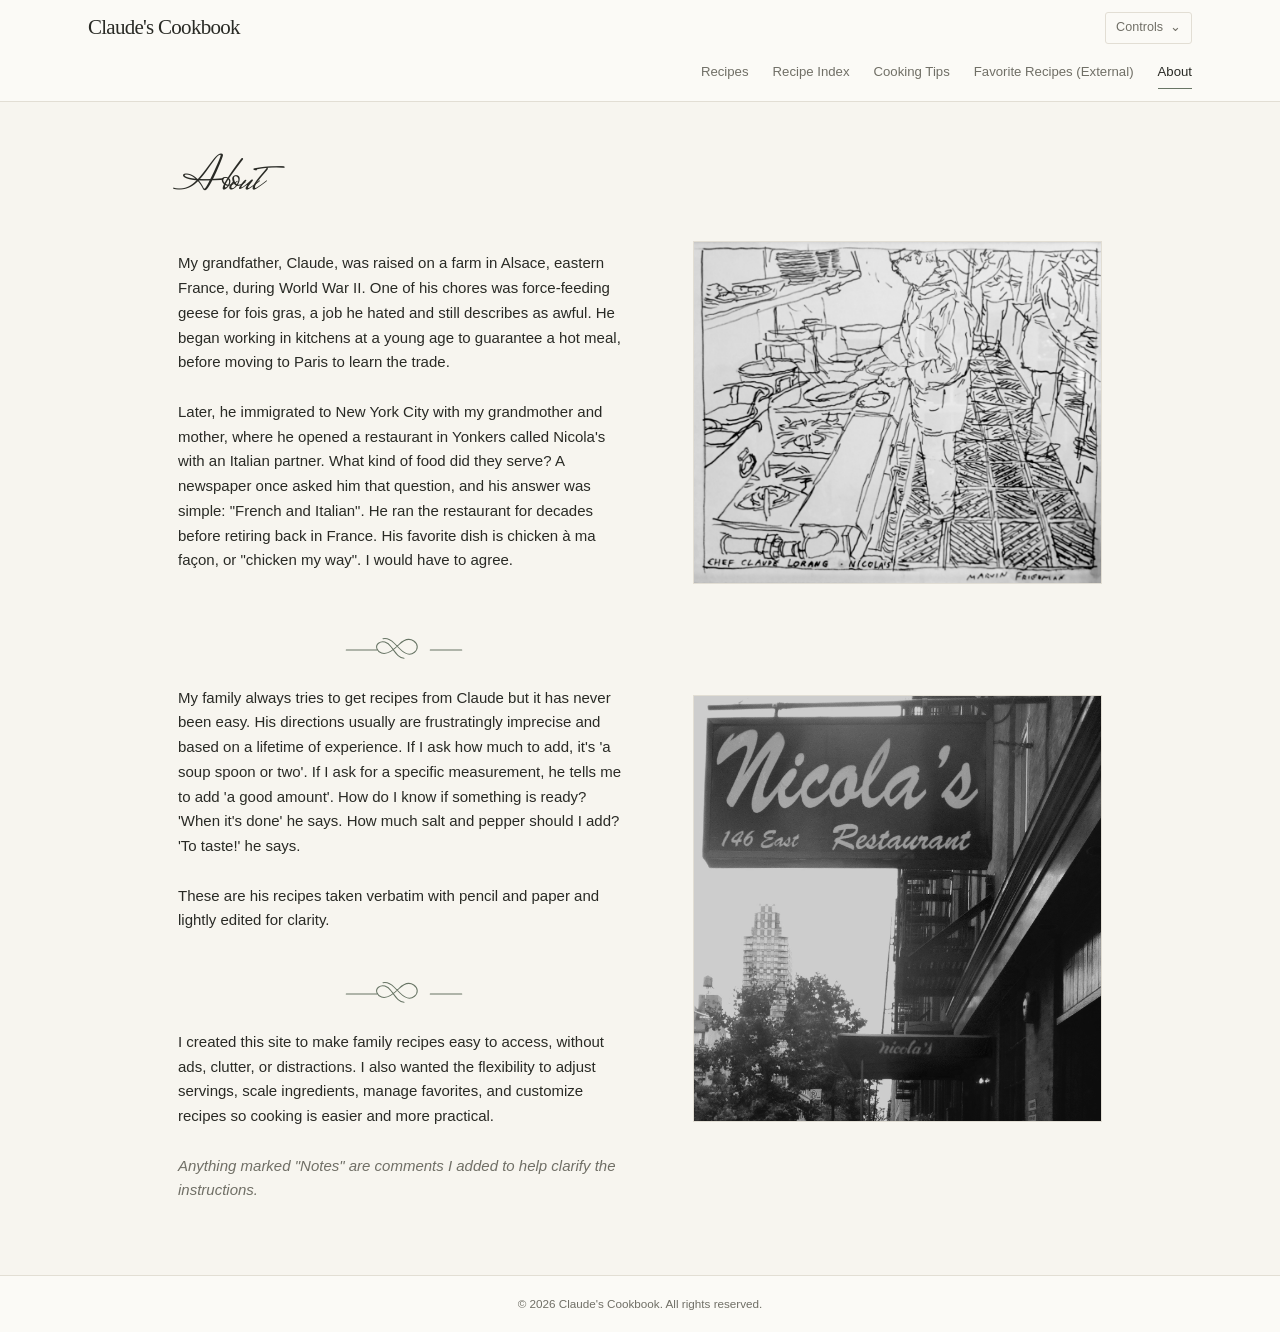
<file: about.html>
<!DOCTYPE html>
<html lang="en">
    <head>
        <meta charset="UTF-8">
        <meta name="viewport" content="width=device-width, initial-scale=1.0">
        <meta http-equiv="X-UA-Compatible" content="ie=edge">
        <script>document.documentElement.dataset.theme = localStorage.getItem("theme") || "light";</script>
        <script src="font-size.js"></script>
        <script src="header-controls.js" defer></script>
        <link rel="stylesheet" href="recipestyle.css">
        <link rel="stylesheet" href="https://fonts.googleapis.com/css2?family=Mrs+Saint+Delafield&display=swap">
        <link rel="stylesheet" href="aboutstyle.css">
        <link rel="icon" type="image/png" href="/favicon.png?v=2">
        <title>About | Claude's Cookbook</title>
    </head>
    <body>
        <div class="container">
            <header>
                <nav class="nav-menu" aria-label="Main navigation">
                    <div class="nav-top">
                        <a href="index.html" class="nav-header"><strong>Claude's Cookbook</strong></a>
                        <details class="header-controls">
                            <summary>Controls</summary>
                            <div class="header-controls-panel">
                                <button id="theme-toggle" type="button" aria-label="Switch to dark mode">☾</button>
                                <div class="font-size-controls" aria-label="Text size">
                                    <button id="decrease-font-size" type="button" aria-label="Decrease text size">A−</button>
                                    <button id="increase-font-size" type="button" aria-label="Increase text size">A+</button>
                                </div>
                            </div>
                        </details>
                    </div>
                    <ul class="nav-ul-right">
                        <li><a href="index.html">Recipes</a></li>
                        <li><a href="recipe-index.html">Recipe Index</a></li>
                        <li><a href="cooking-tips.html">Cooking Tips</a></li>
                        <li><a href="favorites.html">Favorite Recipes (External)</a></li>
                        <li><a href="about.html" aria-current="page">About</a></li>
                    </ul>
                </nav>
            </header>
            <main class="about-body">
                <h1>About</h1>
                <div class="about-main">
                    <section class="about-row">
                        <div class="about-text">
                            <p>My grandfather, Claude, was raised on a farm in Alsace, eastern France, during World War II. One of his chores was force-feeding geese for fois gras, a job he hated and still describes as awful. He began working in kitchens at a young age to guarantee a hot meal, before moving to Paris to learn the trade.</p><br>
                            <p>Later, he immigrated to New York City with my grandmother and mother, where he opened a restaurant in Yonkers called Nicola's with an Italian partner. What kind of food did they serve? A newspaper once asked him that question, and his answer was simple: "French and Italian". He ran the restaurant for decades before retiring back in France. His favorite dish is chicken à ma façon, or "chicken my way". I would have to agree.</p>
                        </div>
                        <div class="about-images">
                            <div id="sketch1"><img src="img/NicolasSketch.jpg" alt="Sketch of Nicolas Restaurant"></div>
                        </div>
                    </section>
                    <section class="about-row">
                        <div class="about-text">
                            <div class="about-divider" aria-hidden="true">
                                <svg viewBox="0 0 160 40" focusable="false">
                                    <path d="M3 20h42m70 0h42M80 31c-7 0-11-7-17-15-5-7-12-9-17-5-5 4-2 11 4 13 8 3 16-4 23-11 7-7 14-9 20-5 6 4 6 11 1 15-6 5-13 2-19-4l-8-8c-5-5-10-7-15-6" />
                                </svg>
                            </div>
                            <p>My family always tries to get recipes from Claude but it has never been easy. His directions usually are frustratingly imprecise and based on a lifetime of experience. If I ask how much to add, it's 'a soup spoon or two'. If I ask for a specific measurement, he tells me to add 'a good amount'. How do I know if something is ready? 'When it's done' he says. How much salt and pepper should I add? 'To taste!' he says.</p><br>
                            <p>These are his recipes taken verbatim with pencil and paper and lightly edited for clarity.</p><br>
                            <div class="about-divider" aria-hidden="true">
                                <svg viewBox="0 0 160 40" focusable="false">
                                    <path d="M3 20h42m70 0h42M80 31c-7 0-11-7-17-15-5-7-12-9-17-5-5 4-2 11 4 13 8 3 16-4 23-11 7-7 14-9 20-5 6 4 6 11 1 15-6 5-13 2-19-4l-8-8c-5-5-10-7-15-6" />
                                </svg>
                            </div>
                            <p>I created this site to make family recipes easy to access, without ads, clutter, or distractions. I also wanted the flexibility to adjust servings, scale ingredients, manage favorites, and customize recipes so cooking is easier and more practical.</p><br>
                            <p><em>Anything marked "Notes" are comments I added to help clarify the instructions.</em></p>
                        </div>
                        <div class="about-images">
                            <div id="sketch2"><img src="img/BW_Nicolas.jpg" alt="Sketch of Nicolas Restaurant"></div>
                        </div>
                    </section>
                </div>
            </main>
            <!-- <div id="awning"><img src="/img/nicolasawning.jpg" alt="photograph of the blue awnings of Nicola's restaurant in NYC" height="200px"></div> -->
        </div>
          <footer>
            <p>&copy; 2026 Claude's Cookbook. All rights reserved.</p>
        </footer>  
    </body>
</html>
</file>
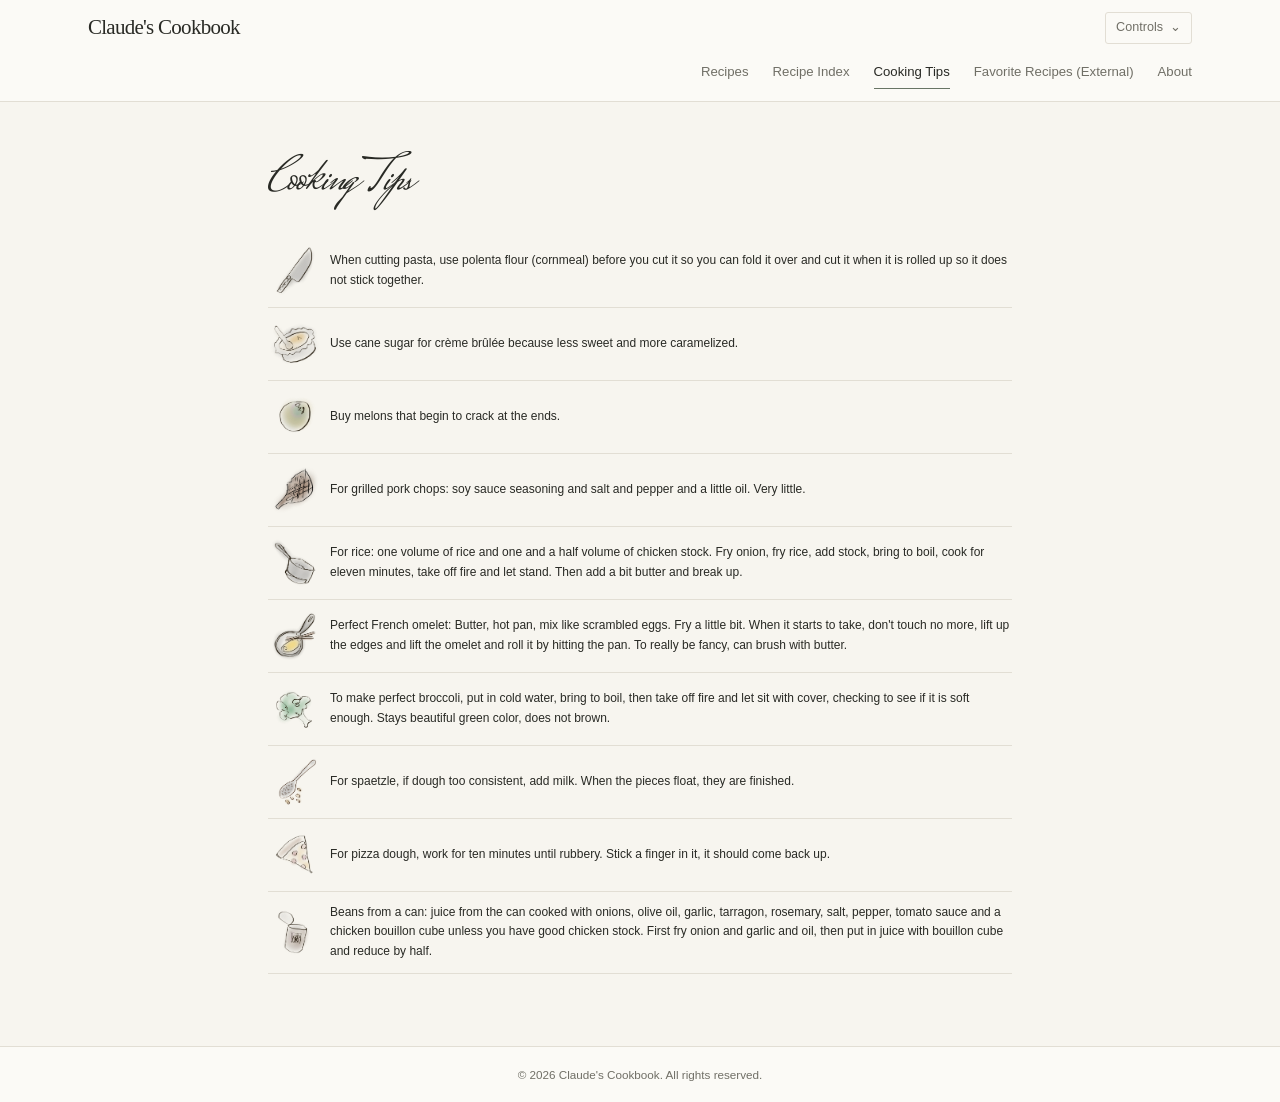
<file: cooking-tips.html>
<!DOCTYPE html>
<html lang="en">
    <head>
        <meta charset="UTF-8">
        <meta name="viewport" content="width=device-width, initial-scale=1.0">
        <script>document.documentElement.dataset.theme = localStorage.getItem("theme") || "light";</script>
        <script src="font-size.js"></script>
        <script src="header-controls.js" defer></script>
        <title>Cooking Tips | Claude's Cookbook</title>
        <link rel="stylesheet" href="recipestyle.css">
        <link rel="stylesheet" href="https://fonts.googleapis.com/css2?family=Mrs+Saint+Delafield&display=swap">
        <link rel="icon" type="image/png" href="/favicon.png">
    </head>
    <body>
        <header>
            <nav class="nav-menu" aria-label="Main navigation">
                <div class="nav-top">
                    <a href="index.html" class="nav-header">
                        <strong>Claude's Cookbook</strong>
                    </a>
                    <details class="header-controls">
                        <summary>Controls</summary>
                        <div class="header-controls-panel">
                            <button id="theme-toggle" type="button" aria-label="Switch to dark mode">☾</button>
                            <div class="font-size-controls" aria-label="Text size">
                                <button id="decrease-font-size" type="button" aria-label="Decrease text size">A−</button>
                                <button id="increase-font-size" type="button" aria-label="Increase text size">A+</button>
                            </div>
                        </div>
                    </details>
                </div>
                <ul class="nav-ul-right">
                    <li><a href="index.html">Recipes</a></li>
                    <li><a href="recipe-index.html">Recipe Index</a></li>
                    <li><a href="cooking-tips.html" aria-current="page">Cooking Tips</a></li>
                    <li><a href="favorites.html">Favorite Recipes (External)</a></li>
                    <li><a href="about.html">About</a></li>
                </ul>
            </nav>
        </header>

        <main class="recipe-index">
            <h1>Cooking Tips</h1>
            <ul class="recipe-index-list cooking-tips-list">
                <li>    
                    <img src="img/cooking-tips/pasta.png"
                    alt="Hand-drawn pasta illustration"
                    class="cooking-tip-icon"> 
                    <span>When cutting pasta, use polenta flour (cornmeal) before you cut it so you can fold it over and cut it when it is rolled up so it does not stick together.</span>
                </li>
                <li>
                    <img src="img/cooking-tips/brulee.png"
                    alt="Hand-drawn creme brulee illustration"
                    class="cooking-tip-icon"> 
                    <span>Use cane sugar for crème brûlée because less sweet and more caramelized.</span>
                </li>
                <li>
                    <img src="img/cooking-tips/melon.png"
                    alt="Hand-drawn melon illustration"
                    class="cooking-tip-icon"> 
                    <span>Buy melons that begin to crack at the ends.</span>
                </li>
                <li>
                    <img src="img/cooking-tips/chops.png"
                    alt="Hand-drawn pork chop illustration"
                    class="cooking-tip-icon"> 
                    <span>For grilled pork chops: soy sauce seasoning and salt and pepper and a little oil. Very little.</span>
                </li>
                <li>
                    <img src="img/cooking-tips/pot.png"
                    alt="Hand-drawn cooking pot illustration"
                    class="cooking-tip-icon"> 
                    <span>For rice: one volume of rice and one and a half volume of chicken stock. Fry onion, fry rice, add stock, bring to boil, cook for eleven minutes, take off fire and let stand. Then add a bit butter and break up.</span>
                </li>
                <li>
                    <img src="img/cooking-tips/omelet.png"
                    alt="Hand-drawn french omelet illustration"
                    class="cooking-tip-icon"> 
                    <span>Perfect French omelet: Butter, hot pan, mix like scrambled eggs. Fry a little bit. When it starts to take, don't touch no more, lift up the edges and lift the omelet and roll it by hitting the pan. To really be fancy, can brush with butter.</span>
                </li>
                <li>
                    <img src="img/cooking-tips/broccoli.png"
                    alt="Hand-drawn broccoli illustration"
                    class="cooking-tip-icon"> 
                    <span>To make perfect broccoli, put in cold water, bring to boil, then take off fire and let sit with cover, checking to see if it is soft enough. Stays beautiful green color, does not brown.</span>
                </li>
                <li>
                    <img src="img/cooking-tips/spaetzle.png"
                    alt="Hand-drawn spaetzle spoon illustration"
                    class="cooking-tip-icon"> 
                    <span>For spaetzle, if dough too consistent, add milk. When the pieces float, they are finished.</span>
                </li>
                <li>
                    <img src="img/cooking-tips/pizza.png"
                    alt="Hand-drawn pizza slice illustration"
                    class="cooking-tip-icon"> 
                    <span>For pizza dough, work for ten minutes until rubbery. Stick a finger in it, it should come back up.</span>
                </li>
                <li>
                    <img src="img/cooking-tips/beans.png"
                    alt="Hand-drawn bean can illustration"
                    class="cooking-tip-icon"> 
                    <span>Beans from a can: juice from the can cooked with onions, olive oil, garlic, tarragon, rosemary, salt, pepper, tomato sauce and a chicken bouillon cube unless you have good chicken stock. First fry onion and garlic and oil, then put in juice with bouillon cube and reduce by half.</span>
                </li>
            </ul>
        </main>

        <footer>
            <p>&copy; 2026 Claude's Cookbook. All rights reserved.</p>
        </footer>
    </body>
</html>
</file>
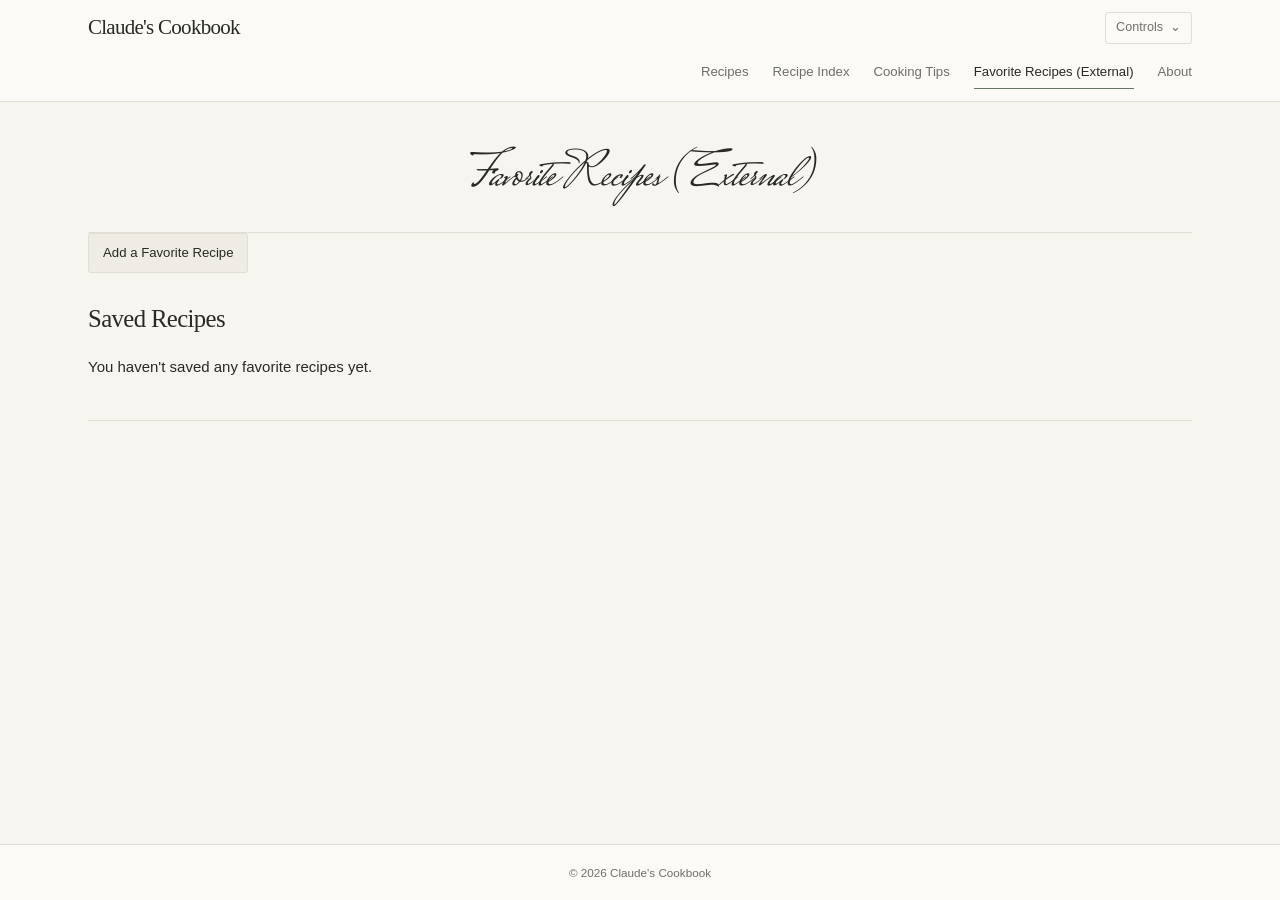
<file: favorites.html>
<!DOCTYPE html> 
    <html lang="en">
    <head>
        <meta charset="UTF-8">
        <meta name="viewport" content="width=device-width, initial-scale=1.0">
        <title>Favorites | Claude's Cookbook</title>
        <script>document.documentElement.dataset.theme = localStorage.getItem("theme") || "light";</script>
        <script src="font-size.js"></script>
        <script src="header-controls.js" defer></script>
        <link rel="stylesheet" href="recipestyle.css">
        <link rel="stylesheet" href="https://fonts.googleapis.com/css2?family=Mrs+Saint+Delafield&display=swap">
        <link rel="stylesheet" href="favorites.css">
        <link rel="icon" type="image/png" href="/favicon.png?v=2">
    </head>
    <body>
        <div class="outline">
            <header>
                <nav class="nav-menu" aria-label="Main navigation">
                    <div class="nav-top">
                        <a href="index.html" class="nav-header"><strong>Claude's Cookbook</strong></a>
                        <details class="header-controls">
                            <summary>Controls</summary>
                            <div class="header-controls-panel">
                                <div class="cooking-mode-control">
                                    <button
                                        id="cooking-mode-toggle"
                                        class="toggle-switch"
                                        type="button"
                                        role="switch"
                                        aria-checked="false"
                                        aria-label="Cooking Mode"
                                    >
                                        <span class="toggle-knob"></span>
                                    </button>
                                    <span>Cooking Mode<br><small>(Keep Screen On)</small></span>
                                    <span class="cooking-mode-status" role="status" aria-live="polite" hidden></span>
                                </div>
                                <button id="theme-toggle" type="button" aria-label="Switch to dark mode">☾</button>
                                <div class="font-size-controls" aria-label="Text size">
                                    <button id="decrease-font-size" type="button" aria-label="Decrease text size">A−</button>
                                    <button id="increase-font-size" type="button" aria-label="Increase text size">A+</button>
                                </div>
                            </div>
                        </details>
                    </div>
                    <ul class="nav-ul-right">
                        <li><a href="index.html">Recipes</a></li>
                        <li><a href="recipe-index.html">Recipe Index</a></li>
                        <li><a href="cooking-tips.html">Cooking Tips</a></li>
                        <li><a href="favorites.html" aria-current="page">Favorite Recipes (External)</a></li>
                        <li><a href="about.html">About</a></li>
                    </ul>
                </nav>
            </header>

            <main id="favorites-page">
                <h1 class="page-title">Favorite Recipes (External)</h1>
                <button type="button" id="toggle-favorite-form">
                    Add a Favorite Recipe
                </button>
                <section class="favorite-form-section" hidden>
                    <h2>Save a Recipe</h2>

                    <form id="favorite-form">
                        <label for="recipe-url">Recipe website URL</label>
                    <div class="import-url-row">
                        <input
                            type="url"
                            id="recipe-url"
                            placeholder="https://example.com/recipe"
                            required
                        >
                        <button type="button" id="import-recipe-button">Import Recipe</button>
                    </div>
                    <p id="import-status" role="status" aria-live="polite"></p>
                    <label for="recipe-title">Recipe title</label>
                    <input type="text" id="recipe-title" required>

                    <label for="recipe-yield">Yield</label>
                    <input type="text" id="recipe-yield">

                    <label for="recipe-ingredients">Ingredients</label>
                    <textarea id="recipe-ingredients" placeholder="One ingredient per line"></textarea>

                    <label for="recipe-directions">Directions</label>
                    <textarea id="recipe-directions" placeholder="One step per line"></textarea>

                    <label for="recipe-notes">Personal notes</label>
                    <textarea id="recipe-notes" placeholder="Optional notes"></textarea>
                    <button type="submit">Save Favorite</button>
                    </form>
                </section>

                <section class="saved-favorites-section">
                    <h2>Saved Recipes</h2>
                    <div id="favorites-container">
                        <p id="no-favorites-message">You haven't saved any favorite recipes yet.</p>
                    </div>
                </section>
            </main>
        </div>

        <footer>
            <p>&copy; 2026 Claude's Cookbook</p>
        </footer>

        <script src="favorites.js"></script>
        <script src="cooking-mode.js"></script>
    </body>
</html>
</file>
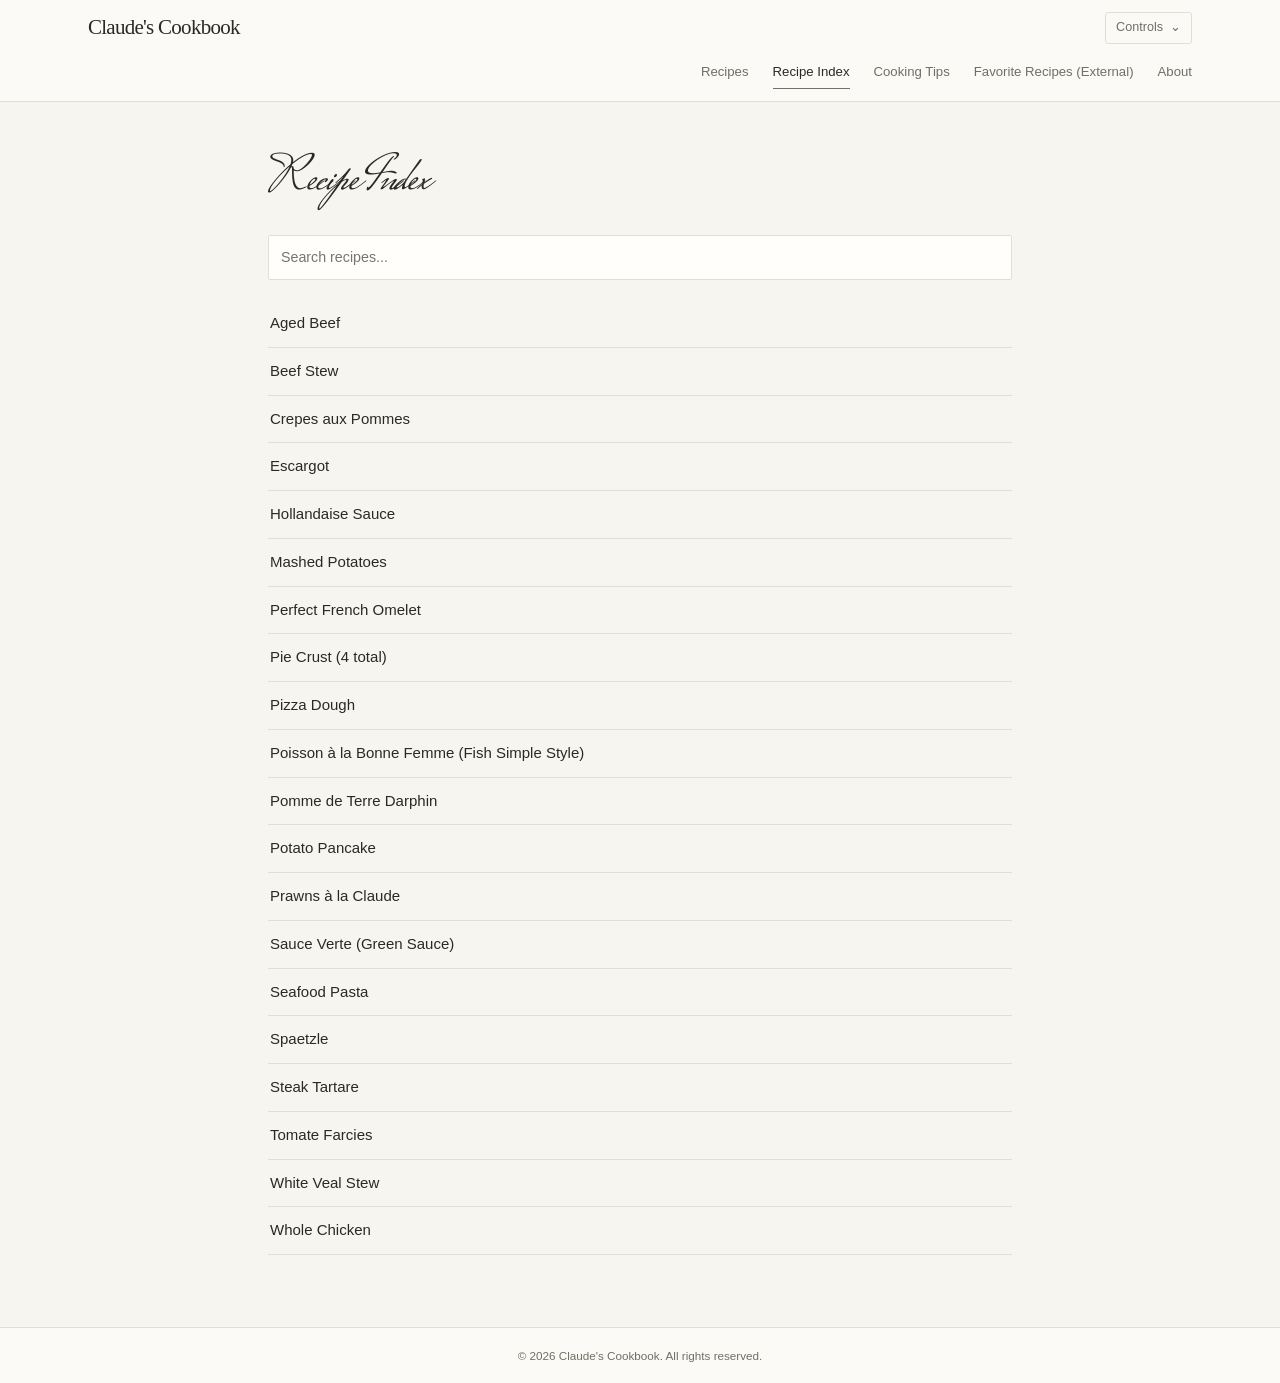
<file: recipe-index.html>
<!DOCTYPE html>
<html lang="en">
    <head>
        <meta charset="UTF-8">
        <meta name="viewport" content="width=device-width, initial-scale=1.0">
        <script>document.documentElement.dataset.theme = localStorage.getItem("theme") || "light";</script>
        <script src="font-size.js"></script>
        <script src="header-controls.js" defer></script>
        <title>Recipe Index | Claude's Cookbook</title>
        <link rel="stylesheet" href="recipestyle.css">
        <link rel="stylesheet" href="https://fonts.googleapis.com/css2?family=Mrs+Saint+Delafield&display=swap">
        <link rel="icon" type="image/png" href="/favicon.png">

    </head>

    <body>
        <header>
            <nav class="nav-menu" aria-label="Main navigation">
                <div class="nav-top">
                    <a href="index.html" class="nav-header">
                        <strong>Claude's Cookbook</strong>
                    </a>
                    <details class="header-controls">
                        <summary>Controls</summary>
                        <div class="header-controls-panel">
                            <button id="theme-toggle" type="button" aria-label="Switch to dark mode">☾</button>
                            <div class="font-size-controls" aria-label="Text size">
                                <button id="decrease-font-size" type="button" aria-label="Decrease text size">A−</button>
                                <button id="increase-font-size" type="button" aria-label="Increase text size">A+</button>
                            </div>
                        </div>
                    </details>
                </div>
                <ul class="nav-ul-right">
                    <li><a href="index.html">Recipes</a></li>
                    <li><a href="recipe-index.html" aria-current="page">Recipe Index</a></li>
                    <li><a href="cooking-tips.html">Cooking Tips</a></li>
                    <li><a href="favorites.html">Favorite Recipes (External)</a></li>
                    <li><a href="about.html">About</a></li>
                </ul>
            </nav>
        </header>

        <main class="recipe-index">
            <h1>Recipe Index</h1>

            <input
                type="search"
                id="recipe-search"
                class="recipe-search"
                placeholder="Search recipes..."
                aria-label="Search recipes"
            >

            <ul id="recipe-list" class="recipe-index-list"></ul>

            <p id="no-results">No recipes found.</p>
        </main>

        <script>
            const recipeList = document.getElementById("recipe-list");
            const searchInput = document.getElementById("recipe-search");
            const noResults = document.getElementById("no-results");

            let recipes = [];
            let favoriteRecipes = [];


            fetch("index.html")
                .then(response => response.text())
                .then(html => {
                    const documentParser = new DOMParser();
                    const recipeDocument = documentParser.parseFromString(
                        html,
                        "text/html"
                    );

                    recipes = Array.from(
                        recipeDocument.querySelectorAll(".recipe-item")
                    ).map((recipe, index) => ({
                        name: recipe.querySelector("h2")?.textContent.trim(),
                        id: index
                    })).filter(recipe => recipe.name);

                    recipes.sort((a, b) =>
                        a.name.localeCompare(b.name)
                    );
                    favoriteRecipes = JSON.parse(
                        localStorage.getItem("claudesCookbookFavorites") || "[]"
                    ).map(recipe => ({
                        name: recipe.title,
                        id: recipe.id,
                        isFavorite: true
                    }));

                    const userRecipes = JSON.parse(
                        localStorage.getItem("claudesCookbookUserRecipes") || "[]"
                    ).map(recipe => ({
                        name: recipe.name,
                        id: recipe.id,
                        isUserRecipe: true
                    })).filter(recipe => recipe.name && recipe.id);

                    recipes = recipes.concat(favoriteRecipes, userRecipes);

                    recipes.sort((a, b) => a.name.localeCompare(b.name));
                    displayRecipes(recipes);
                })
                .catch(error => {
                    console.error("Could not load recipes:", error);
                    noResults.textContent = "Unable to load recipes.";
                    noResults.style.display = "block";
                });

            function displayRecipes(recipeArray) {
                recipeList.innerHTML = "";

                recipeArray.forEach(recipe => {
                    const listItem = document.createElement("li");
                    const link = document.createElement("a");

                    link.textContent = recipe.name;
                    link.href = recipe.isFavorite
                        ? `favorites.html#favorite-${recipe.id}`
                        : recipe.isUserRecipe
                            ? `index.html#user-recipe-${encodeURIComponent(recipe.id)}`
                            : `index.html?recipe=${recipe.id}#recipes`;
                    listItem.appendChild(link);
                    recipeList.appendChild(listItem);
                });

                noResults.style.display =
                    recipeArray.length === 0 ? "block" : "none";
            }

            searchInput.addEventListener("input", () => {
                const searchTerm = searchInput.value
                    .trim()
                    .toLowerCase();

                const filteredRecipes = recipes.filter(recipe =>
                    recipe.name.toLowerCase().includes(searchTerm)
                );

                displayRecipes(filteredRecipes);
            });
        </script>
    <footer>
        <p>&copy; 2026 Claude's Cookbook. All rights reserved.</p>
    </footer>
    </body>
</html>
</file>
<file: recipestyle.css>
:root {
    color-scheme: light;
    --page-bg: #f7f5ef;
    --content-bg: #fbfaf6;
    --surface-bg: #fffefa;
    --text-color: #292a25;
    --muted-color: #706f66;
    --accent-color: #687565;
    --accent-hover: #4d594a;
    --border-color: #e2ded4;
    --button-bg: #eeece4;
    --button-hover: #e4e0d5;
    --focus-color: #899779;
    --font-body: -apple-system, BlinkMacSystemFont, "Segoe UI", Arial, sans-serif;
    --font-display: Georgia, "Times New Roman", serif;
    --content-width: 1160px;
}

[data-theme="dark"] {
    color-scheme: dark;
    --page-bg: #232622;
    --content-bg: #2b302b;
    --surface-bg: #303630;
    --text-color: #eeede6;
    --muted-color: #b5b7aa;
    --accent-color: #b2bea7;
    --accent-hover: #d3ddc8;
    --border-color: #4b5148;
    --button-bg: #383e37;
    --button-hover: #444b42;
    --focus-color: #b2bea7;
}

* {
    box-sizing: border-box;
}

html {
    min-height: 100%;
    scroll-behavior: smooth;
    font-size: 15px;
}

body {
    display: flex;
    flex-direction: column;
    min-height: 100vh;
    min-height: 100dvh;
    margin: 0;
    overflow-x: hidden;
    background: var(--page-bg);
    color: var(--text-color);
    font-family: var(--font-body);
    font-size: 1rem;
    line-height: 1.65;
    -webkit-font-smoothing: antialiased;
}

body > .outline,
body > .container {
    width: 100%;
    flex: 1 0 auto;
}

main {
    min-width: 0;
}

a {
    color: var(--accent-color);
    text-underline-offset: 0.2em;
}

a:hover {
    color: var(--accent-hover);
}

button,
input,
textarea {
    font: inherit;
}

button {
    color: var(--text-color);
}

button:focus-visible,
a:focus-visible,
input:focus-visible,
textarea:focus-visible {
    outline: 2px solid var(--focus-color);
    outline-offset: 3px;
}

header {
    width: 100%;
    border-bottom: 1px solid var(--border-color);
    background: var(--content-bg);
}

.nav-menu {
    display: flex;
    width: min(var(--content-width), 100%);
    flex-direction: column;
    align-items: stretch;
    gap: 10px;
    margin: 0 auto;
    padding: 12px 28px;
}

.nav-top {
    display: flex;
    flex-wrap: wrap;
    align-items: center;
    justify-content: space-between;
    gap: 16px;
}

.nav-header {
    flex: 0 1 auto;
    color: var(--text-color);
    font-family: var(--font-display);
    font-size: 1.4rem;
    font-weight: 400;
    letter-spacing: -0.035em;
    line-height: 1.2;
    text-decoration: none;
    white-space: nowrap;
}

.nav-header strong {
    font-weight: 400;
}

.nav-ul,
.nav-ul-right {
    display: flex;
    flex-wrap: wrap;
    align-items: center;
    gap: 4px clamp(14px, 2vw, 24px);
    width: 100%;
    margin: 0;
    padding: 0;
    list-style: none;
}

.nav-ul-right {
    justify-content: flex-end;
}

.nav-ul-right li {
    flex: 0 0 auto;
}

.nav-ul-right a {
    display: inline-block;
    padding: 7px 0;
    color: var(--muted-color);
    font-size: 0.88rem;
    text-decoration: none;
    transition: color 150ms ease;
}

.nav-ul-right a:hover,
.nav-ul-right a[aria-current="page"] {
    color: var(--text-color);
}

.nav-ul-right a[aria-current="page"] {
    box-shadow: inset 0 -1px var(--accent-color);
}

.nav-ul-right button {
    cursor: pointer;
}

.header-controls {
    position: relative;
    flex: 0 1 auto;
    max-width: 100%;
    margin-left: auto;
}

.header-controls summary {
    min-width: 82px;
    padding: 6px 10px;
    border: 1px solid var(--border-color);
    border-radius: 3px;
    background: transparent;
    color: var(--muted-color);
    cursor: pointer;
    font-size: 0.84rem;
    line-height: 1.4;
    list-style: none;
    text-align: center;
}

.header-controls summary::-webkit-details-marker {
    display: none;
}

.header-controls summary::marker {
    content: "";
}

.header-controls summary::after {
    display: inline-block;
    margin-left: 7px;
    content: "⌄";
}

.header-controls[open] summary::after {
    content: "⌃";
}

.header-controls summary:hover,
.header-controls[open] summary {
    border-color: var(--accent-color);
    background: var(--button-bg);
    color: var(--text-color);
}

.header-controls summary:focus-visible {
    outline: 2px solid var(--focus-color);
    outline-offset: 3px;
}

.header-controls-panel {
    display: flex;
    flex-wrap: wrap;
    align-items: center;
    justify-content: flex-end;
    gap: 12px;
    max-width: 100%;
    margin-top: 8px;
    padding: 10px 12px;
    border: 1px solid var(--border-color);
    border-radius: 3px;
    background: var(--content-bg);
}

.header-controls-panel > button {
    flex: 0 0 auto;
}

.font-size-controls button {
    min-width: 30px;
    height: 30px;
    padding: 0 5px;
    border: 1px solid var(--border-color);
    border-radius: 3px;
    background: transparent;
    color: var(--muted-color);
    font-size: 0.8rem;
    line-height: 1;
}

.font-size-controls button:hover {
    border-color: var(--accent-color);
    background: var(--button-bg);
    color: var(--text-color);
}

#theme-toggle {
    width: 38px;
    height: 38px;
    padding: 0;
    border: 1px solid var(--border-color);
    border-radius: 50%;
    background: transparent;
    color: var(--text-color);
    font-size: 1rem;
    line-height: 1;
    transition: background-color 150ms ease, border-color 150ms ease;
}

#theme-toggle:hover {
    border-color: var(--accent-color);
    background: var(--button-bg);
}

.cooking-mode-control {
    display: flex;
    align-items: center;
    gap: 9px;
    color: var(--muted-color);
    font-size: 0.72rem;
    line-height: 1.25;
    white-space: nowrap;
}

.cooking-mode-control small {
    color: var(--muted-color);
    font-size: 0.68rem;
}

.cooking-mode-status {
    max-width: 260px;
    color: var(--muted-color);
    white-space: normal;
}

.cooking-mode-status[hidden] {
    display: none;
}

.toggle-switch {
    display: flex;
    width: 40px;
    height: 23px;
    flex: 0 0 auto;
    align-items: center;
    padding: 3px;
    border: 0;
    border-radius: 999px;
    background: #c8c8bd;
    transition: background-color 150ms ease;
}

.toggle-switch[aria-checked="true"] {
    background: var(--accent-color);
}

.toggle-knob {
    width: 17px;
    height: 17px;
    border-radius: 50%;
    background: #fffefa;
    transition: transform 150ms ease;
}

.toggle-switch[aria-checked="true"] .toggle-knob {
    transform: translateX(17px);
}

#recipes,
#favorites-page {
    width: min(var(--content-width), 100%);
    margin: 0 auto;
    padding: 0 28px 56px;
}

.page-title {
    margin: 0;
    padding: 48px 0 25px;
    border-bottom: 1px solid var(--border-color);
    color: var(--text-color);
    font-family: "Mrs Saint Delafield", cursive;
    font-size: clamp(2.2rem, 5vw, 3.35rem);
    font-weight: 400;
    letter-spacing: -0.045em;
    line-height: 1.12;
    text-align: center;
}

#add-recipe-section {
    display: flex;
    flex-direction: column;
    align-items: center;
    gap: 12px;
    margin: 22px 0 26px;
    color: var(--text-color);
}

#add-recipe-section h2 {
    display: none;
}

#add-recipe-section button,
#favorites-page button,
.recipe-image-upload,
.remove-recipe-image,
.favorite-recipe button {
    min-height: 40px;
    padding: 8px 14px;
    border: 1px solid var(--border-color);
    border-radius: 3px;
    background: var(--button-bg);
    color: var(--text-color);
    font-size: 0.88rem;
    cursor: pointer;
    transition: background-color 150ms ease, border-color 150ms ease;
}

#add-recipe-section button:hover,
#favorites-page button:hover,
.recipe-image-upload:hover,
.remove-recipe-image:hover,
.favorite-recipe button:hover {
    border-color: var(--accent-color);
    background: var(--button-hover);
}

#new-recipe-form {
    display: flex;
    width: min(620px, 100%);
    flex-direction: column;
    gap: 8px;
    margin: 12px auto 0;
    padding: 22px;
    border-top: 1px solid var(--border-color);
    border-bottom: 1px solid var(--border-color);
    background: var(--content-bg);
    text-align: left;
}

#new-recipe-form[hidden],
.favorite-form-section[hidden] {
    display: none;
}

#new-recipe-form input,
#new-recipe-form textarea,
#favorite-form input,
#favorite-form textarea,
.favorite-recipe input,
.recipe-search {
    width: 100%;
    min-width: 0;
    padding: 10px 12px;
    border: 1px solid var(--border-color);
    border-radius: 2px;
    background: var(--surface-bg);
    color: var(--text-color);
    font-size: 0.95rem;
}

#new-recipe-form input[type="file"] {
    padding: 8px;
}

#new-recipe-form textarea,
#favorite-form textarea {
    min-height: 112px;
    resize: vertical;
}

#recipe-form-error {
    margin: 0;
    color: #a33e36;
}

#recipe-container {
    width: 100%;
}

.recipes {
    position: relative;
    width: min(900px, 100%);
    margin: 0 auto;
}

.recipe-items {
    margin: 0;
    padding: 0;
    list-style: none;
}

.recipes li {
    display: none;
}

.recipes li.active {
    display: block;
}

.recipe-item,
.user-recipe-card {
    min-width: 0;
    padding: 28px clamp(18px, 5vw, 58px) 48px;
    border-top: 1px solid var(--border-color);
    background: var(--content-bg);
}

.recipe-item > h2,
.user-recipe-card > h2,
.favorite-recipe > h2 {
    margin: 0 0 14px;
    color: var(--text-color);
    font-family: var(--font-display);
    font-size: clamp(1.7rem, 3.5vw, 2.45rem);
    font-weight: 400;
    letter-spacing: -0.035em;
    line-height: 1.2;
    text-align: center;
}

.recipe-item > img:not(.recipe-image),
.recipe-image,
.user-recipe-card img {
    display: block;
    width: auto;
    max-width: 100%;
    max-height: 390px;
    margin: 22px auto;
    object-fit: contain;
}

.recipe-image[hidden] {
    display: none;
}

.recipe-image-container {
    margin: 16px 0;
    text-align: center;
}

.recipe-image-upload {
    display: inline-flex;
    align-items: center;
    justify-content: center;
}

.recipe-image-input {
    position: absolute;
    width: 1px;
    height: 1px;
    overflow: hidden;
    clip: rect(0, 0, 0, 0);
    white-space: nowrap;
    clip-path: inset(50%);
}

.recipe-image-upload:focus-within {
    outline: 2px solid var(--focus-color);
    outline-offset: 3px;
}

.remove-recipe-image {
    display: block;
    margin: 8px auto;
}

.remove-recipe-image[hidden] {
    display: none;
}

.buttons-container {
    position: absolute;
    z-index: 1;
    top: 24px;
    right: 12px;
    left: 12px;
    display: flex;
    align-items: center;
    justify-content: space-between;
    pointer-events: none;
}

.arrow {
    position: relative;
    display: block;
    width: 38px;
    height: 38px;
    padding: 0;
    border: 1px solid var(--border-color);
    border-radius: 50%;
    background: var(--content-bg);
    cursor: pointer;
    pointer-events: auto;
    transition: background-color 150ms ease, border-color 150ms ease;
}

.arrow:hover {
    border-color: var(--accent-color);
    background: var(--button-bg);
}

.left.arrow::before,
.left.arrow::after,
.right.arrow::before,
.right.arrow::after {
    position: absolute;
    top: 50%;
    width: 9px;
    height: 1.5px;
    background: var(--text-color);
    content: "";
}

.left.arrow::before {
    left: 14px;
    transform: translateY(-3px) rotate(-45deg);
}

.left.arrow::after {
    left: 14px;
    transform: translateY(3px) rotate(45deg);
}

.right.arrow::before {
    right: 14px;
    transform: translateY(-3px) rotate(45deg);
}

.right.arrow::after {
    right: 14px;
    transform: translateY(3px) rotate(-45deg);
}

.values-div {
    display: flex;
    justify-content: center;
    gap: clamp(20px, 6vw, 70px);
    margin: 22px 0 28px;
    padding: 15px 0;
    border-top: 1px solid var(--border-color);
    border-bottom: 1px solid var(--border-color);
}

.yield-div,
.increment-div {
    display: flex;
    align-items: center;
    gap: 9px;
    color: var(--muted-color);
    font-size: 0.84rem;
}

.yield-div strong,
.increment-div strong {
    color: var(--text-color);
    font-weight: 600;
}

.og-yield,
.og-increment,
.increment-div p {
    display: none;
}

.yield-output-container,
.increment-output-container {
    display: inline-flex;
    min-height: 34px;
    align-items: center;
    overflow: hidden;
    border: 1px solid var(--border-color);
    border-radius: 3px;
    background: var(--surface-bg);
}

.value-button {
    width: 34px;
    min-height: 32px;
    padding: 0;
    border: 0;
    background: transparent;
    color: var(--text-color);
    cursor: pointer;
}

.value-button:hover {
    background: var(--button-bg);
}

.yield-output,
.increment-output {
    min-width: 38px;
    padding: 0 5px;
    text-align: center;
    font-variant-numeric: tabular-nums;
}

.reset-yield {
    min-height: 34px;
    padding: 4px 8px;
    border: 0;
    background: transparent;
    color: var(--accent-color);
    font-size: 0.8rem;
    cursor: pointer;
}

.reset-yield:hover {
    color: var(--accent-hover);
    text-decoration: underline;
}

.values-div {
    flex-wrap: wrap;
    align-items: center;
}

.weight-unit-controls {
    display: flex;
    align-items: center;
    gap: 9px;
    color: var(--muted-color);
    font-size: 0.84rem;
}

.weight-unit-controls label {
    color: var(--text-color);
    font-weight: 600;
}

.list-container {
    margin: 28px 0 0;
    color: var(--text-color);
    text-align: left;
}

.list-container > em {
    display: block;
    margin: 0 0 10px;
    color: var(--accent-color);
    font-family: var(--font-display);
    font-size: 1.35rem;
    font-style: normal;
}

ul .list {
    margin: 0;
    padding: 0;
    background: transparent;
    color: var(--text-color);
    list-style: none;
}

.list li {
    min-width: 0;
    padding: 5px 0;
    overflow-wrap: anywhere;
    text-align: left;
}

li.ingredient {
    display: flex;
    align-items: baseline;
    gap: 8px;
}

.ingredient input[type="checkbox"] {
    width: 16px;
    height: 16px;
    flex: 0 0 auto;
    accent-color: var(--accent-color);
    transform: translateY(2px);
}

.ingredient-amount {
    display: none;
}

.ingredient .output-amount:not(:empty) {
    flex: 0 0 auto;
    font-variant-numeric: tabular-nums;
}

.directions-list.list {
    margin: 0;
    padding-left: 1.5rem;
    list-style: decimal;
}

.directions-list .direction {
    display: list-item;
    padding: 5px 0 5px 5px;
    overflow-wrap: anywhere;
    list-style-type: decimal;
    list-style-position: outside;
}

.direction::marker {
    color: var(--accent-color);
    font-weight: 600;
}

.user-recipe-card {
    width: min(900px, 100%);
    margin: 24px auto 0;
    border-bottom: 1px solid var(--border-color);
}

.user-recipe-card h3 {
    margin: 28px 0 10px;
    color: var(--accent-color);
    font-family: var(--font-display);
    font-size: 1.35rem;
    font-weight: 400;
}

.user-recipe-card ul,
.user-recipe-card ol {
    padding-left: 1.5rem;
}

.user-recipe-card li {
    margin: 5px 0;
}

.user-recipe-image-placeholder {
    width: min(100%, 560px);
    height: 220px;
    margin: 22px auto;
    border: 1px solid var(--border-color);
    background: var(--page-bg);
}

.recipe-index {
    width: min(800px, 100%);
    min-height: 60vh;
    margin: 0 auto;
    padding: 52px 28px 72px;
}

.recipe-index h1,
.about-body h1 {
    margin: 0 0 24px;
    color: var(--text-color);
    font-family: "Mrs Saint Delafield", cursive;
    font-size: clamp(2.2rem, 5vw, 3.35rem);
    font-weight: 400;
    letter-spacing: -0.045em;
    line-height: 1.12;
}

.recipe-search {
    margin: 0 0 20px;
}

.recipe-index-list {
    margin: 0;
    padding: 0;
    list-style: none;
}

.recipe-index-list li {
    padding: 11px 2px;
    border-bottom: 1px solid var(--border-color);
}

.recipe-index-list a {
    color: var(--text-color);
    text-decoration: none;
}

.recipe-index-list a:hover {
    color: var(--accent-color);
}

#no-results {
    display: none;
    color: var(--muted-color);
}

.cooking-tips-list li {
    display: flex;
    align-items: center;
    gap: 10px;
    font-size: 0.8rem;
}

.cooking-tip-icon {
    width: 50px;
    height: 50px;
    object-fit: contain;
    flex-shrink: 0;
}

footer {
    width: 100%;
    margin-top: auto;
    padding: 18px 24px;
    border-top: 1px solid var(--border-color);
    background: var(--content-bg);
    color: var(--muted-color);
    font-size: 0.78rem;
    text-align: center;
}

footer p {
    margin: 0;
}

@media (max-width: 900px) {
    .nav-ul-right {
        justify-content: center;
    }
}

@media (max-width: 600px) {
    .nav-menu {
        padding: 16px 16px 12px;
    }

    .nav-top {
        gap: 10px;
    }

    .nav-header {
        font-size: 1.3rem;
    }

    .nav-ul-right {
        gap: 2px 14px;
        justify-content: center;
    }

    .nav-ul-right a {
        padding: 5px 0;
        font-size: 0.79rem;
    }

    .cooking-mode-control {
        font-size: 0.68rem;
    }

    .cooking-mode-control small {
        font-size: 0.64rem;
    }

    #theme-toggle {
        width: 34px;
        height: 34px;
    }

    .header-controls-panel {
        flex-wrap: wrap;
        justify-content: center;
        gap: 10px;
        padding: 9px;
    }

    #recipes,
    #favorites-page {
        padding-right: 16px;
        padding-bottom: 40px;
        padding-left: 16px;
    }

    .page-title {
        padding: 35px 0 20px;
        font-size: clamp(2rem, 10vw, 2.7rem);
    }

    .recipe-item,
    .user-recipe-card {
        padding: 22px 18px 34px;
    }

    .recipe-item > h2 {
        padding: 0 36px;
        font-size: 1.7rem;
    }

    .buttons-container {
        top: 21px;
        right: 8px;
        left: 8px;
    }

    .arrow {
        width: 34px;
        height: 34px;
    }

    .values-div {
        flex-wrap: wrap;
        gap: 14px 20px;
    }

    .yield-div,
    .increment-div {
        flex-wrap: wrap;
        justify-content: center;
    }

    .recipe-index {
        padding: 36px 18px 52px;
    }
}
</file>
<file: aboutstyle.css>
.container {
    width: min(var(--content-width), 100%);
    margin: 0 auto;
}

.about-body {
    width: min(980px, 100%);
    margin: 0 auto;
    padding: 52px 28px 72px;
}

.about-body h1 {
    margin-bottom: 30px;
}

.about-main {
    display: flex;
    flex-direction: column;
    gap: 30px;
}

.about-row {
    display: grid;
    grid-template-columns: minmax(0, 1.05fr) minmax(0, 0.95fr);
    align-items: center;
    gap: clamp(30px, 5vw, 64px);
}

.about-text {
    min-width: 0;
}

.about-main p {
    margin: 0;
}

.about-divider {
    display: flex;
    justify-content: center;
    margin: 20px 0;
    color: var(--accent-color);
}

.about-divider svg {
    width: 120px;
    height: 32px;
    fill: none;
    stroke: currentColor;
    stroke-linecap: round;
    stroke-linejoin: round;
    stroke-width: 1.4;
}

.about-main em {
    color: var(--muted-color);
}

.about-row .about-images {
    display: block;
    min-width: 0;
}

.about-images img {
    display: block;
    width: 100%;
    height: auto;
    border: 1px solid var(--border-color);
}

#sketch2 {
    max-width: 100%;
}

@media (max-width: 700px) {
    .about-body {
        padding: 36px 18px 52px;
    }

    .about-row {
        grid-template-columns: 1fr;
        gap: 28px;
    }

    .about-row .about-images {
        width: min(100%, 520px);
        margin: 0 auto;
    }
}
</file>
<file: favorites.css>
.favorite-form-section,
.saved-favorites-section {
    padding: 26px 0;
    border-bottom: 1px solid var(--border-color);
}

.favorite-form-section h2,
.saved-favorites-section > h2 {
    margin: 0 0 14px;
    color: var(--text-color);
    font-family: var(--font-display);
    font-size: 1.65rem;
    font-weight: 400;
    letter-spacing: -0.025em;
}

#favorite-form {
    display: flex;
    flex-direction: column;
    gap: 9px;
}

#favorite-form label {
    margin-top: 8px;
    color: var(--muted-color);
    font-size: 0.84rem;
    font-weight: 600;
}

.import-url-row {
    display: flex;
    align-items: stretch;
    gap: 10px;
}

.import-url-row input {
    flex: 1 1 auto;
}

.import-url-row button {
    flex: 0 0 auto;
}

#import-status {
    min-height: 1.4em;
    margin: 0;
    color: var(--muted-color);
    font-size: 0.86rem;
}

#no-favorites-message {
    color: var(--muted-color);
}

.favorite-recipe {
    min-width: 0;
    padding: 28px 0 32px;
    border-bottom: 1px solid var(--border-color);
}

.favorite-recipe img {
    display: block;
    max-width: 100%;
    max-height: 390px;
    margin: 20px auto;
    object-fit: contain;
}

.favorite-recipe > h3 {
    margin: 24px 0 8px;
    color: var(--accent-color);
    font-family: var(--font-display);
    font-size: 1.3rem;
    font-weight: 400;
}

.favorite-recipe ul,
.favorite-recipe ol {
    padding-left: 1.5rem;
}

.favorite-recipe li {
    margin: 5px 0;
    overflow-wrap: anywhere;
}

.favorite-recipe a {
    display: inline-block;
    margin: 16px 16px 10px 0;
    font-size: 0.9rem;
}

.favorite-recipe > button {
    display: block;
}

.favorite-yield-controls,
.favorite-increment-controls {
    display: flex;
    align-items: center;
    gap: 8px;
    margin: 10px 0;
}

@media (max-width: 600px) {
    .favorite-form-section,
    .saved-favorites-section {
        padding: 22px 0;
    }

    .import-url-row {
        flex-direction: column;
    }

    .import-url-row button {
        align-self: flex-start;
    }

    .favorite-yield-controls,
    .favorite-increment-controls {
        flex-wrap: wrap;
    }
}
</file>
